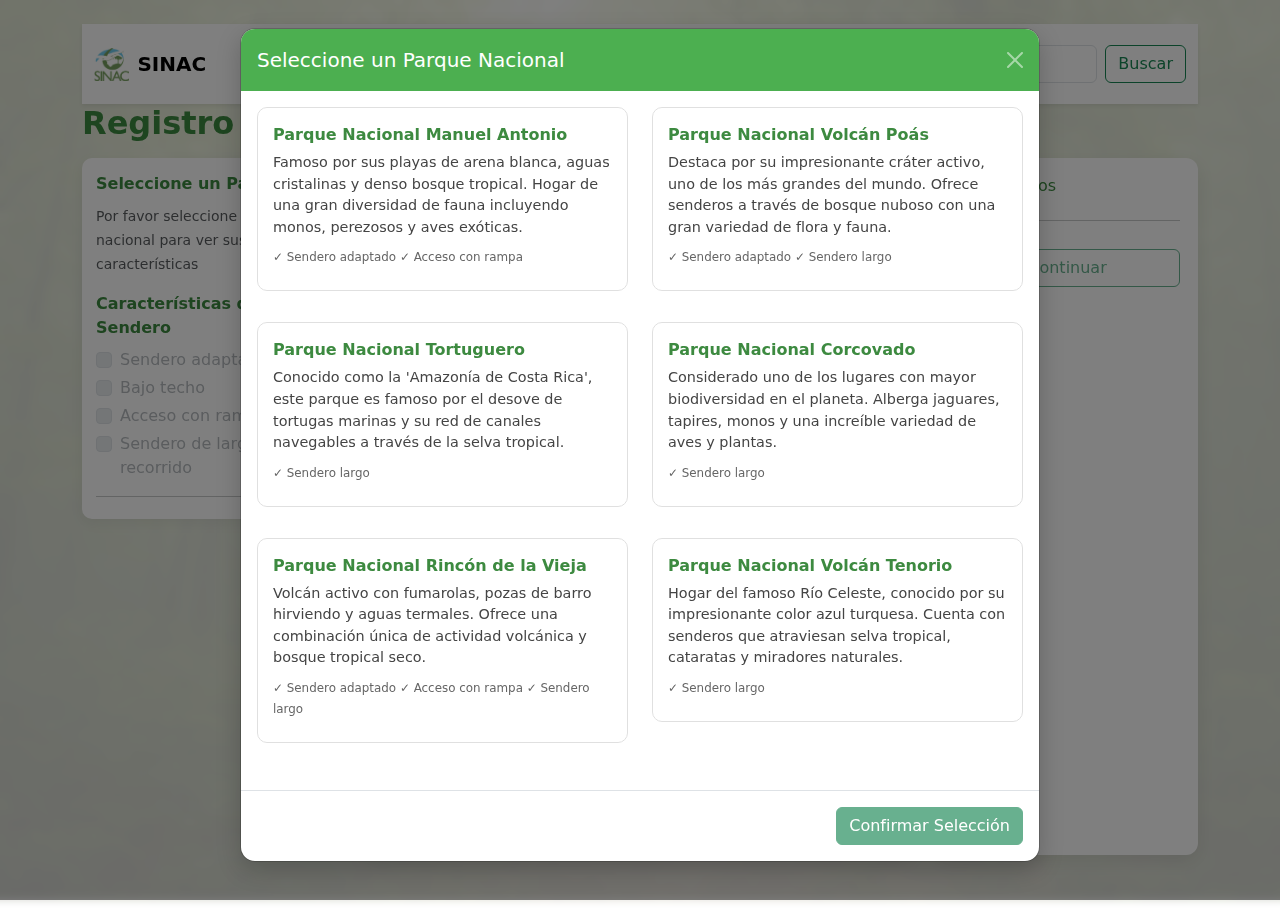
<file: 1index.html>
<!DOCTYPE html>
<html lang="es">

<head>
    <meta charset="utf-8" />
    <meta name="viewport" content="width=device-width, initial-scale=1" />

    <link href="https://cdn.jsdelivr.net/npm/bootstrap@5.3.8/dist/css/bootstrap.min.css" rel="stylesheet">
    <link rel="stylesheet" href="https://cdn.jsdelivr.net/npm/bootstrap-icons@1.11.3/font/bootstrap-icons.min.css">

    <title>Registro de Visitantes - SINAC</title>

    <style>
        :root {
            --sinac-green: #4CAF50;
            --sinac-green-dark: #3D8A40;
        }

        /* fondo (opción C) */
        body {
            background: url("imagenes/fondo_bosque.png") no-repeat center center fixed;
            background-size: cover;
            margin: 0;
            padding: 0;
        }

        .bg-overlay {
            background: rgba(255, 255, 255, 0.82);
            backdrop-filter: blur(4px);
            min-height: 100vh;
            padding-bottom: 40px;
        }

        .navbar-brand img {
            height: 36px;
            width: auto;
            margin-right: 10px;
        }

        .page-title {
            font-weight: 800;
            color: var(--sinac-green-dark);
            text-align: center;
            margin-bottom: 18px;
        }

        .side-panel .info-box {
            background: #fff;
            border-radius: 10px;
            padding: 14px;
            text-align: left;
            box-shadow: 0 4px 14px rgba(0, 0, 0, .06);
            margin-bottom: 14px;
        }

        .side-panel .info-box .label {
            font-weight: 700;
            color: var(--sinac-green-dark);
            display: block;
            margin-bottom: 8px;
        }

        .status-badge {
            display: inline-block;
            padding: 6px 10px;
            border-radius: 20px;
            font-weight: 600;
        }

        .status-ok {
            background: #e9f7ee;
            color: #166534;
            border: 1px solid rgba(21, 101, 52, .08);
        }

        .status-warn {
            background: #fff4e6;
            color: #7a3b00;
            border: 1px solid rgba(122, 59, 0, .06);
        }

        .status-bad {
            background: #ffeeee;
            color: #8b0000;
            border: 1px solid rgba(139, 0, 0, .06);
        }

        .form-card {
            background: #fff;
            border-radius: 12px;
            box-shadow: 0 6px 18px rgba(0, 0, 0, .08);
            padding: 22px;
        }

        .visitantes-card {
            background: #fff;
            border-radius: 12px;
            padding: 18px;
            box-shadow: 0 6px 18px rgba(0, 0, 0, .08);
            height: 100%;
            display: flex;
            flex-direction: column;
        }

        .visitantes-list {
            overflow-y: auto;
            max-height: 55vh;
            margin-bottom: 12px;
        }

        .visitante-item {
            display: flex;
            gap: 12px;
            align-items: center;
            padding: 8px 6px;
            border-bottom: 1px solid #f1f1f1;
        }

        .visitante-item img {
            width: 48px;
            height: 48px;
            object-fit: cover;
            border-radius: 6px;
            border: 1px solid #eee;
        }

        .visitante-info small {
            color: #666;
        }

        .home-btn {
            font-size: 1.6rem;
            color: var(--sinac-green-dark);
            text-decoration: none;
            display: inline-flex;
            align-items: center;
            gap: 8px;
        }

        .mt-small {
            margin-top: 8px;
        }

        /* Payment fields area hidden by default */
        .payment-area {
            margin-top: 12px;
        }

        .payment-area .card-fields,
        .payment-area .sinpe-fields {
            display: none;
        }

        .place-sinpe {
            background: #f8fff8;
            border: 1px dashed rgba(76, 175, 80, 0.25);
            padding: 12px;
            border-radius: 8px;
            color: var(--sinac-green-dark);
            font-weight: 700;
            text-align: center;
            font-size: 1.1rem;
        }

        /* Modal de selección de parque */
        .park-modal .modal-content {
            border-radius: 15px;
            overflow: hidden;
            box-shadow: 0 8px 25px rgba(0, 0, 0, 0.2);
        }

        .park-modal .modal-header {
            background-color: var(--sinac-green);
            color: white;
            border-bottom: none;
        }

        .park-card {
            border: 1px solid #e0e0e0;
            border-radius: 10px;
            padding: 15px;
            margin-bottom: 15px;
            cursor: pointer;
            transition: all 0.3s ease;
        }

        .park-card:hover {
            border-color: var(--sinac-green);
            box-shadow: 0 4px 12px rgba(0, 0, 0, 0.1);
        }

        .park-card.selected {
            border-color: var(--sinac-green);
            background-color: #f8fff8;
        }

        .park-name {
            font-weight: 700;
            color: var(--sinac-green-dark);
            margin-bottom: 5px;
        }

        .park-features {
            font-size: 0.85rem;
            color: #666;
            margin-bottom: 8px;
        }

        .park-description {
            font-size: 0.9rem;
            color: #444;
        }

        /* small tweaks for responsive */
        @media (max-width: 991px) {
            .visitantes-card {
                margin-top: 18px;
            }
        }

        /* Checkboxes deshabilitados */
        .form-check-input:disabled {
            background-color: #e9ecef;
            opacity: 1;
        }

        .form-check-label.disabled {
            color: #6c757d;
        }
    </style>
</head>

<body>
    <div class="bg-overlay">
        <div class="container py-4">

            <!-- NAVBAR -->
            <nav class="navbar navbar-expand-lg bg-white shadow-sm">
                <div class="container-fluid">

                    <a class="navbar-brand d-flex align-items-center" href="index.html">
                        <img src="imagenes/sinac_logo.png" style="height:33px;" class="me-2">
                        <span class="fw-semibold text-sinac fs-5">SINAC</span>
                    </a>

                    <button class="navbar-toggler" type="button" data-bs-toggle="collapse" data-bs-target="#navbarNav">
                        <span class="navbar-toggler-icon"></span>
                    </button>

                    <div class="collapse navbar-collapse" id="navbarNav">

                        <ul class="navbar-nav ms-3">

                            <li class="nav-item">
                                <a class="nav-link" href="index.html">Inicio</a>
                            </li>

                            <li class="nav-item">
                                <a class="nav-link" href="Nosotros.html">Nosotros</a>
                            </li>
                            <!-- DROPDOWN (ÚNICO DROPDOWN) -->
                            <li class="nav-item dropdown">
                                <a class="nav-link dropdown-toggle" href="#" data-bs-toggle="dropdown">
                                    Áreas de Conservación
                                </a>
                                <ul class="dropdown-menu">
                                    <li><a class="dropdown-item" href="Áreas de Conservación-pag.html">Ver Todas las
                                            Áreas</a></li>
                                    <li><a class="dropdown-item" href="Áreas de Conservación-pag.html?area=ACAHN">Arenal
                                            Huetar Norte</a></li>
                                    <li><a class="dropdown-item" href="Áreas de Conservación-pag.html?area=ACAT">Arenal
                                            Tempisque</a></li>
                                    <li><a class="dropdown-item"
                                            href="Áreas de Conservación-pag.html?area=ACCVC">Cordillera Volcánica
                                            Central</a></li>
                                    <li><a class="dropdown-item"
                                            href="Áreas de Conservación-pag.html?area=ACG">Guanacaste</a></li>
                                    <li><a class="dropdown-item" href="Áreas de Conservación-pag.html?area=ACLAC">La
                                            Amistad Caribe</a></li>
                                    <li><a class="dropdown-item" href="Áreas de Conservación-pag.html?area=ACLAP">La
                                            Amistad Pacífico</a></li>
                                    <li><a class="dropdown-item" href="Áreas de Conservación-pag.html?area=ACMIC">Isla
                                            del Coco</a></li>
                                    <li><a class="dropdown-item"
                                            href="Áreas de Conservación-pag.html?area=ACOSA">Osa</a></li>
                                    <li><a class="dropdown-item"
                                            href="Áreas de Conservación-pag.html?area=ACOPAC">Pacífico Central</a></li>
                                    <li><a class="dropdown-item"
                                            href="Áreas de Conservación-pag.html?area=ACT">Tempisque</a></li>
                                    <li><a class="dropdown-item"
                                            href="Áreas de Conservación-pag.html?area=ACTO">Tortuguero</a></li>
                                </ul>
                            </li>
                            <li class="nav-item">
                                <a class="nav-link" href="Servicios.html">Trámites y Servicios</a>
                            </li>

                            <li class="nav-item">
                                <a class="nav-link" href="Noticias.html">Noticias</a>
                            </li>

                            <!-- Visible solo si NO hay sesión -->
                            <li class="nav-item" id="navLogin">
                                <a class="nav-link" href="Login.html">Iniciar Sesión</a>
                            </li>

                            <!-- Visible cuando SÍ hay sesión -->
                            <li class="nav-item" id="navUsuario" style="display:none;">
                                <a class="nav-link disabled fw-semibold" href="#"></a>
                            </li>

                            <!-- Botón de cerrar sesión -->
                            <li class="nav-item" id="navLogout" style="display:none;">
                                <a class="nav-link text-danger" href="#">Cerrar Sesión</a>
                            </li>

                        </ul>

                        <form class="d-flex ms-auto" role="search">
                            <input class="form-control me-2" type="search" placeholder="Buscar">
                            <button class="btn btn-outline-success" type="submit">Buscar</button>
                        </form>

                    </div>
                </div>
            </nav>

            <!-- TÍTULO PRINCIPAL -->
            <div class="d-flex justify-content-between align-items-center mb-3">
                <h2 class="page-title m-0">Registro de Visitantes</h2>
            </div>

            <div class="row g-4">
                <!-- IZQUIERDA: características del sitio / sendero -->
                <div class="col-lg-3">
                    <div class="side-panel">
                        <div class="side-panel">
                            <div class="info-box">
                                <span class="label" id="park-name">Seleccione un Parque</span>

                                <div id="park-description" class="mb-3">
                                    <small class="text-muted">Por favor seleccione un parque nacional para ver sus
                                        características</small>
                                </div>

                                <span class="label">Características del Sendero</span>

                                <div class="form-check mt-1">
                                    <input class="form-check-input" type="checkbox" value="" id="chkAdaptado" disabled>
                                    <label class="form-check-label disabled" for="chkAdaptado">Sendero adaptado</label>
                                </div>

                                <div class="form-check mt-1">
                                    <input class="form-check-input" type="checkbox" value="" id="chkBajotecho" disabled>
                                    <label class="form-check-label disabled" for="chkBajotecho">Bajo techo</label>
                                </div>

                                <div class="form-check mt-1">
                                    <input class="form-check-input" type="checkbox" value="" id="chkRampa" disabled>
                                    <label class="form-check-label disabled" for="chkRampa">Acceso con rampa</label>
                                </div>

                                <div class="form-check mt-1">
                                    <input class="form-check-input" type="checkbox" value="" id="chkLargo" disabled>
                                    <label class="form-check-label disabled" for="chkLargo">Sendero de largo
                                        recorrido</label>
                                </div>

                                <hr class="mt-3 mb-2">

                                <div id="site-suitability" class="mb-2">
                                    <!-- Mensaje dinámico -->
                                </div>
                            </div>
                        </div>
                    </div>
                </div>

                <!-- CENTRO: formulario registro -->
                <div class="col-lg-6">
                    <div class="form-card">
                        <h5 style="color:var(--sinac-green-dark)">Ingrese los datos del visitante</h5>
                        <hr>

                        <div class="mb-2">
                            <label class="form-label">Nombre completo</label>
                            <input id="inputNombre" class="form-control" type="text" placeholder="Ej: Carlos Rodríguez">
                        </div>

                        <div class="mb-2">
                            <label class="form-label">Cédula o Pasaporte</label>
                            <input id="inputId" class="form-control" type="text" placeholder="Ej: 1-2345-6789">
                        </div>
<!-- Agregar después del campo de cédula/pasaporte -->
<div class="mb-2">
    <label class="form-label">Fecha de Nacimiento</label>
    <input id="inputFechaNacimiento" class="form-control" type="date">
</div>

<div class="mb-2">
    <label class="form-label">Fecha de Reserva</label>
    <input id="inputFechaReserva" class="form-control" type="date" min="">
</div>

<!-- Agregar antes del método de pago -->
<div class="mb-2">
    <label class="form-label">Precio de Reserva</label>
    <div class="d-flex justify-content-between align-items-center p-2 border rounded bg-light">
        <span id="precioReserva">₡0</span>
        <small id="categoriaPrecio" class="text-muted"></small>
    </div>
</div>
                        <div class="mb-2">
                            <label class="form-label">Método de pago</label>
                            <select id="inputPago" class="form-select">
                                <option value="">Seleccionar...</option>
                                <option value="Tarjeta">Tarjeta</option>
                                <option value="SINPE">SINPE</option>
                            </select>
                        </div>

                        <!-- Payment dynamic area -->
                        <div class="payment-area">
                            <!-- Tarjeta fields -->
                            <div class="card-fields">
                                <label class="form-label mt-2">Número de tarjeta</label>
                                <input id="cardNumber" class="form-control" type="text"
                                    placeholder="1234 5678 9012 3456" maxlength="19">

                                <div class="row mt-2 g-2">
                                    <div class="col-7">
                                        <label class="form-label">Fecha Vencimiento</label>
                                        <input id="cardExpiry" class="form-control" type="text" placeholder="MM/AA"
                                            maxlength="5">
                                    </div>
                                    <div class="col-5">
                                        <label class="form-label">CVV</label>
                                        <input id="cardCvv" class="form-control" type="text" placeholder="123"
                                            maxlength="4">
                                    </div>
                                </div>
                            </div>

                            <!-- SINPE fields -->
                            <div class="sinpe-fields">
                                <div class="mt-2">
                                    <label class="form-label">Realizar pago SINPE al siguiente número:</label>
                                    <div class="place-sinpe">6450-8899</div>
                                    <small class="text-muted d-block mt-2">Realice la transferencia y confirme el
                                        registro</small>
                                </div>
                            </div>
                        </div>

                        <div class="d-grid">
                            <button id="btnRegistrar" class="btn btn-success">Registrar visitante</button>
                        </div>
                    </div>
                </div>

                <!-- DERECHA: lista de registrados -->
                <div class="col-lg-3">
                    <div class="visitantes-card">
                        <h6 style="color:var(--sinac-green-dark)">Confirmados</h6>
                        <hr>
                        <div class="visitantes-list" id="listaVisitantes" aria-live="polite">
                            <!-- Se van añadiendo aquí los visitantes -->
                        </div>

                        <div>
                            <button id="btnContinuar" class="btn btn-outline-success w-100" disabled>Continuar</button>
                        </div>
                    </div>
                </div>
            </div>
        </div>
    </div>

    <!-- Modal para selección de parque nacional -->
    <div class="modal fade park-modal" id="parkModal" tabindex="-1" aria-labelledby="parkModalLabel" aria-hidden="true">
        <div class="modal-dialog modal-lg">
            <div class="modal-content">
                <div class="modal-header">
                    <h5 class="modal-title" id="parkModalLabel">Seleccione un Parque Nacional</h5>
                    <button type="button" class="btn-close btn-close-white" data-bs-dismiss="modal"
                        aria-label="Close"></button>
                </div>
                <div class="modal-body">
                    <div class="row" id="park-list">
                        <!-- Los parques se cargarán aquí dinámicamente -->
                    </div>
                </div>
                <div class="modal-footer">
                    <button type="button" class="btn btn-success" id="confirmPark" disabled>
                        Confirmar Selección
                    </button>
                </div>
            </div>
        </div>
    </div>
<!-- Reemplazar el modal de pago completo con esta versión corregida -->
<!-- Modal para confirmación de pago -->
<div class="modal fade park-modal" id="paymentModal" tabindex="-1" aria-labelledby="paymentModalLabel" aria-hidden="true">
    <div class="modal-dialog modal-lg">
        <div class="modal-content">
            <div class="modal-header">
                <h5 class="modal-title" id="paymentModalLabel">Confirmación de Pago</h5>
                <button type="button" class="btn-close btn-close-white" data-bs-dismiss="modal" aria-label="Close"></button>
            </div>
            <div class="modal-body">
                <!-- Resumen de la reserva -->
                <div class="info-box mb-3">
                    <h6 style="color:var(--sinac-green-dark)">Resumen de la Reserva</h6>
                    <hr>
                    <div class="d-flex justify-content-between">
                        <span>Parque Nacional:</span>
                        <strong id="resumenParque">-</strong>
                    </div>
                    <div class="d-flex justify-content-between">
                        <span>Fecha de Reserva:</span>
                        <strong id="resumenFecha">-</strong>
                    </div>
                    <div class="d-flex justify-content-between">
                        <span>Cantidad de Visitantes:</span>
                        <strong id="resumenCantidad">0</strong>
                    </div>
                    <div class="d-flex justify-content-between">
                        <span>Subtotal Entradas:</span>
                        <strong id="resumenSubtotal">₡0</strong>
                    </div>
                </div>
                
                <!-- Servicios adicionales -->
                <div class="info-box mb-3">
                    <h6 style="color:var(--sinac-green-dark)">Servicios Adicionales</h6>
                    <hr>
                    <div class="form-check mb-2">
                        <input class="form-check-input" type="checkbox" value="transporte" id="servicioTransporte">
                        <label class="form-check-label" for="servicioTransporte">
                            Transporte al Parque - ₡5,000
                        </label>
                    </div>
                    <div class="form-check mb-2">
                        <input class="form-check-input" type="checkbox" value="guia" id="servicioGuia">
                        <label class="form-check-label" for="servicioGuia">
                            Guía Turístico - ₡10,000
                        </label>
                    </div>
                    <div class="form-check mb-2">
                        <input class="form-check-input" type="checkbox" value="alimentacion" id="servicioAlimentacion">
                        <label class="form-check-label" for="servicioAlimentacion">
                            Alimentación (Box Lunch) - ₡3,500 por persona
                        </label>
                    </div>
                    <!-- Selector de cantidad de almuerzos -->
                    <div id="cantidadAlmuerzosContainer" style="display: none;" class="mt-2">
                        <label class="form-label">¿Cuántas personas quieren almuerzo?</label>
                        <select id="cantidadAlmuerzos" class="form-select">
                            <option value="0">0 personas</option>
                            <!-- Las opciones se generarán dinámicamente -->
                        </select>
                    </div>
                </div>
                
                <!-- Desglose del total -->
                <div class="info-box mb-3">
                    <h6 style="color:var(--sinac-green-dark)">Desglose del Total</h6>
                    <hr>
                    <div class="d-flex justify-content-between">
                        <span>Entradas:</span>
                        <strong id="desgloseEntradas">₡0</strong>
                    </div>
                    <div class="d-flex justify-content-between" id="desgloseTransporte" style="display: none;">
                        <span>Transporte:</span>
                        <strong>₡5,000</strong>
                    </div>
                    <div class="d-flex justify-content-between" id="desgloseGuia" style="display: none;">
                        <span>Guía Turístico:</span>
                        <strong>₡10,000</strong>
                    </div>
                    <div class="d-flex justify-content-between" id="desgloseAlmuerzos" style="display: none;">
                        <span>Almuerzos (<span id="cantidadAlmuerzosTexto">0</span> personas):</span>
                        <strong id="totalAlmuerzos">₡0</strong>
                    </div>
                </div>
                
                <!-- Total a pagar -->
                <div class="info-box">
                    <div class="d-flex justify-content-between align-items-center">
                        <h6 style="color:var(--sinac-green-dark)">Total a Pagar:</h6>
                        <h4 style="color:var(--sinac-green-dark)" id="totalPagar">₡0</h4>
                    </div>
                    <hr>
                    <div id="metodoPagoResumen" class="mb-2">
                        <!-- Se mostrará el método de pago seleccionado -->
                    </div>
                </div>
            </div>
            <div class="modal-footer">
                <button type="button" class="btn btn-secondary" data-bs-dismiss="modal">Cancelar</button>
                <button type="button" class="btn btn-success" id="btnPagar">Realizar Pago</button>
            </div>
        </div>
    </div>
</div>

<script>
// Reemplazar todo el script del modal de pago con esta versión corregida

// Precios de servicios adicionales
const PRECIOS_SERVICIOS = {
    transporte: 5000,
    guia: 10000,
    alimentacion: 3500  // Precio por persona
};

// Variables para servicios
let serviciosSeleccionados = {};
let totalServicios = 0;
let cantidadAlmuerzos = 0;

// Modificar el evento del botón Continuar
document.getElementById('btnContinuar').addEventListener('click', function() {
    // Validar que no haya cédulas repetidas y que todos los campos estén completos
    if (!validarDatosVisitantes()) {
        return;
    }
    
    // Cargar datos en el modal de pago
    cargarDatosPago();
    
    // Mostrar modal de pago
    const paymentModal = new bootstrap.Modal(document.getElementById('paymentModal'));
    paymentModal.show();
});

// Función para validar datos de visitantes
function validarDatosVisitantes() {
    const visitantes = document.getElementById('listaVisitantes').children;
    
    if (visitantes.length === 0) {
        alert('No hay visitantes registrados.');
        return false;
    }
    
    // Verificar que no haya cédulas repetidas
    const cedulas = new Set();
    for (let i = 0; i < visitantes.length; i++) {
        const cedula = visitantes[i].dataset.cedula;
        if (cedulas.has(cedula)) {
            alert('Existen cédulas repetidas en la lista de visitantes.');
            return false;
        }
        cedulas.add(cedula);
        
        // Verificar que cada visitante tenga cédula y fecha de nacimiento
        if (!cedula || cedula.trim() === '') {
            alert('Existen visitantes sin cédula o pasaporte.');
            return false;
        }
    }
    
    return true;
}

// Función para cargar datos en el modal de pago
function cargarDatosPago() {
    // Actualizar información del parque
    document.getElementById('resumenParque').textContent = parqueSeleccionado ? parqueSeleccionado.nombre : 'No seleccionado';
    
    // Actualizar fecha de reserva
    const fechaReserva = document.getElementById('inputFechaReserva').value;
    document.getElementById('resumenFecha').textContent = fechaReserva ? new Date(fechaReserva).toLocaleDateString('es-CR') : 'No seleccionada';
    
    // Actualizar cantidad de visitantes
    const cantidadVisitantes = document.getElementById('listaVisitantes').children.length;
    document.getElementById('resumenCantidad').textContent = cantidadVisitantes;
    
    // Actualizar subtotal - ESTA ES LA CORRECCIÓN IMPORTANTE
    document.getElementById('resumenSubtotal').textContent = '₡' + subtotal.toLocaleString('es-CR');
    document.getElementById('desgloseEntradas').textContent = '₡' + subtotal.toLocaleString('es-CR');
    
    // Actualizar método de pago
    const metodoPago = document.getElementById('inputPago').value;
    let textoMetodo = '';
    if (metodoPago === 'Tarjeta') {
        textoMetodo = 'Pago con Tarjeta';
    } else if (metodoPago === 'SINPE') {
        textoMetodo = 'Pago con SINPE Móvil';
    }
    document.getElementById('metodoPagoResumen').innerHTML = `<strong>Método de pago:</strong> ${textoMetodo}`;
    
    // Generar opciones para cantidad de almuerzos
    const selectAlmuerzos = document.getElementById('cantidadAlmuerzos');
    selectAlmuerzos.innerHTML = '<option value="0">0 personas</option>';
    for (let i = 1; i <= cantidadVisitantes; i++) {
        const option = document.createElement('option');
        option.value = i;
        option.textContent = i + ' persona' + (i > 1 ? 's' : '');
        selectAlmuerzos.appendChild(option);
    }
    
    // Resetear servicios seleccionados
    serviciosSeleccionados = {};
    totalServicios = 0;
    cantidadAlmuerzos = 0;
    document.getElementById('servicioTransporte').checked = false;
    document.getElementById('servicioGuia').checked = false;
    document.getElementById('servicioAlimentacion').checked = false;
    document.getElementById('cantidadAlmuerzosContainer').style.display = 'none';
    document.getElementById('desgloseTransporte').style.display = 'none';
    document.getElementById('desgloseGuia').style.display = 'none';
    document.getElementById('desgloseAlmuerzos').style.display = 'none';
    
    // Actualizar total - ESTO ES CLAVE
    actualizarTotalPago();
}

function actualizarTotalPago() {
    // Calcular total de servicios
    totalServicios = 0;
    
    if (serviciosSeleccionados.transporte) {
        totalServicios += PRECIOS_SERVICIOS.transporte;
        document.getElementById('desgloseTransporte').style.display = 'flex';
    } else {
        document.getElementById('desgloseTransporte').style.display = 'none';
    }
    
    if (serviciosSeleccionados.guia) {
        totalServicios += PRECIOS_SERVICIOS.guia;
        document.getElementById('desgloseGuia').style.display = 'flex';
    } else {
        document.getElementById('desgloseGuia').style.display = 'none';
    }
    
    if (serviciosSeleccionados.alimentacion && cantidadAlmuerzos > 0) {
        const totalAlmuerzos = PRECIOS_SERVICIOS.alimentacion * cantidadAlmuerzos;
        totalServicios += totalAlmuerzos;
        document.getElementById('desgloseAlmuerzos').style.display = 'flex';
        document.getElementById('cantidadAlmuerzosTexto').textContent = cantidadAlmuerzos;
        document.getElementById('totalAlmuerzos').textContent = '₡' + totalAlmuerzos.toLocaleString('es-CR');
    } else {
        document.getElementById('desgloseAlmuerzos').style.display = 'none';
    }
    
    // Calcular total general (entradas + servicios) - ESTA ES LA PARTE MÁS IMPORTANTE
    const totalGeneral = subtotal + totalServicios;
    document.getElementById('totalPagar').textContent = '₡' + totalGeneral.toLocaleString('es-CR');
}

// Eventos para servicios adicionales
document.getElementById('servicioTransporte').addEventListener('change', function() {
    if (this.checked) {
        serviciosSeleccionados.transporte = PRECIOS_SERVICIOS.transporte;
    } else {
        delete serviciosSeleccionados.transporte;
    }
    actualizarTotalPago();
});

document.getElementById('servicioGuia').addEventListener('change', function() {
    if (this.checked) {
        serviciosSeleccionados.guia = PRECIOS_SERVICIOS.guia;
    } else {
        delete serviciosSeleccionados.guia;
    }
    actualizarTotalPago();
});

document.getElementById('servicioAlimentacion').addEventListener('change', function() {
    if (this.checked) {
        serviciosSeleccionados.alimentacion = PRECIOS_SERVICIOS.alimentacion;
        document.getElementById('cantidadAlmuerzosContainer').style.display = 'block';
    } else {
        delete serviciosSeleccionados.alimentacion;
        document.getElementById('cantidadAlmuerzosContainer').style.display = 'none';
        cantidadAlmuerzos = 0;
    }
    actualizarTotalPago();
});

// Evento para cambiar la cantidad de almuerzos
document.getElementById('cantidadAlmuerzos').addEventListener('change', function() {
    cantidadAlmuerzos = parseInt(this.value);
    actualizarTotalPago();
});

// Evento para el botón de pagar
document.getElementById('btnPagar').addEventListener('click', function() {
    const metodoPago = document.getElementById('inputPago').value;
    let mensaje = '';
    
    if (metodoPago === 'Tarjeta') {
        mensaje = 'El cobro con tarjeta se ha realizado con éxito.';
    } else if (metodoPago === 'SINPE') {
        mensaje = 'La transacción SINPE Móvil se ha verificado correctamente.';
    }
    
    document.getElementById('mensajeExito').textContent = mensaje;
    
    // Cerrar modal de pago
    const paymentModal = bootstrap.Modal.getInstance(document.getElementById('paymentModal'));
    paymentModal.hide();
    
    // Mostrar modal de éxito después de un breve delay
    setTimeout(function() {
        const successModal = new bootstrap.Modal(document.getElementById('successModal'));
        successModal.show();
    }, 500);
});

// Cerrar el modal de éxito y limpiar el formulario
document.getElementById('successModal').addEventListener('hidden.bs.modal', function() {
    // Limpiar lista de visitantes
    document.getElementById('listaVisitantes').innerHTML = '';
    
    // Resetear variables
    subtotal = 0;
    cedulasRegistradas.clear();
    metodoPagoBloqueado = false;
    fechaReservaBloqueada = false;
    
    // Actualizar subtotal en la interfaz
    actualizarSubtotal();
    
    // Deshabilitar botón continuar
    document.getElementById('btnContinuar').disabled = true;
    
    // Habilitar método de pago y fecha de reserva
    document.getElementById('inputPago').disabled = false;
    document.getElementById('inputFechaReserva').disabled = false;
    
    // Resetear método de pago
    document.getElementById('inputPago').value = '';
    updatePaymentArea();
});
</script>

<!-- Modal de confirmación de pago exitoso -->
<div class="modal fade" id="successModal" tabindex="-1" aria-labelledby="successModalLabel" aria-hidden="true">
    <div class="modal-dialog modal-sm">
        <div class="modal-content">
            <div class="modal-header bg-success text-white">
                <h5 class="modal-title" id="successModalLabel">Pago Exitoso</h5>
                <button type="button" class="btn-close btn-close-white" data-bs-dismiss="modal" aria-label="Close"></button>
            </div>
            <div class="modal-body text-center">
                <i class="bi bi-check-circle-fill text-success" style="font-size: 3rem;"></i>
                <p class="mt-3" id="mensajeExito">Su pago ha sido procesado exitosamente.</p>
            </div>
            <div class="modal-footer">
                <button type="button" class="btn btn-success w-100" data-bs-dismiss="modal">Aceptar</button>
            </div>
        </div>
    </div>
</div>

<script>
// Agregar después del código existente

// Precios de servicios adicionales
const PRECIOS_SERVICIOS = {
    transporte: 5000,
    guia: 10000,
    alimentacion: 3500
};

// Variables para servicios
let serviciosSeleccionados = {};
let totalServicios = 0;

// Modificar el evento del botón Continuar
document.getElementById('btnContinuar').addEventListener('click', function() {
    // Validar que no haya cédulas repetidas y que todos los campos estén completos
    if (!validarDatosVisitantes()) {
        return;
    }
    
    // Cargar datos en el modal de pago
    cargarDatosPago();
    
    // Mostrar modal de pago
    const paymentModal = new bootstrap.Modal(document.getElementById('paymentModal'));
    paymentModal.show();
});

// Función para validar datos de visitantes
function validarDatosVisitantes() {
    const visitantes = document.getElementById('listaVisitantes').children;
    
    if (visitantes.length === 0) {
        alert('No hay visitantes registrados.');
        return false;
    }
    
    // Verificar que no haya cédulas repetidas
    const cedulas = new Set();
    for (let i = 0; i < visitantes.length; i++) {
        const cedula = visitantes[i].dataset.cedula;
        if (cedulas.has(cedula)) {
            alert('Existen cédulas repetidas en la lista de visitantes.');
            return false;
        }
        cedulas.add(cedula);
        
        // Verificar que cada visitante tenga cédula y fecha de nacimiento
        if (!cedula || cedula.trim() === '') {
            alert('Existen visitantes sin cédula o pasaporte.');
            return false;
        }
    }
    
    return true;
}

// Función para cargar datos en el modal de pago
function cargarDatosPago() {
    // Actualizar información del parque
    document.getElementById('resumenParque').textContent = parqueSeleccionado ? parqueSeleccionado.nombre : 'No seleccionado';
    
    // Actualizar fecha de reserva
    const fechaReserva = document.getElementById('inputFechaReserva').value;
    document.getElementById('resumenFecha').textContent = fechaReserva ? new Date(fechaReserva).toLocaleDateString('es-CR') : 'No seleccionada';
    
    // Actualizar cantidad de visitantes
    const cantidadVisitantes = document.getElementById('listaVisitantes').children.length;
    document.getElementById('resumenCantidad').textContent = cantidadVisitantes;
    
    // Actualizar subtotal - ESTA ES LA CORRECCIÓN IMPORTANTE
    document.getElementById('resumenSubtotal').textContent = '₡' + subtotal.toLocaleString('es-CR');
    document.getElementById('desgloseEntradas').textContent = '₡' + subtotal.toLocaleString('es-CR');
    
    // Actualizar método de pago
    const metodoPago = document.getElementById('inputPago').value;
    let textoMetodo = '';
    if (metodoPago === 'Tarjeta') {
        textoMetodo = 'Pago con Tarjeta';
    } else if (metodoPago === 'SINPE') {
        textoMetodo = 'Pago con SINPE Móvil';
    }
    document.getElementById('metodoPagoResumen').innerHTML = `<strong>Método de pago:</strong> ${textoMetodo}`;
    
    // Generar opciones para cantidad de almuerzos
    const selectAlmuerzos = document.getElementById('cantidadAlmuerzos');
    selectAlmuerzos.innerHTML = '<option value="0">0 personas</option>';
    for (let i = 1; i <= cantidadVisitantes; i++) {
        const option = document.createElement('option');
        option.value = i;
        option.textContent = i + ' persona' + (i > 1 ? 's' : '');
        selectAlmuerzos.appendChild(option);
    }
    
    // Resetear servicios seleccionados
    serviciosSeleccionados = {};
    totalServicios = 0;
    cantidadAlmuerzos = 0;
    document.getElementById('servicioTransporte').checked = false;
    document.getElementById('servicioGuia').checked = false;
    document.getElementById('servicioAlimentacion').checked = false;
    document.getElementById('cantidadAlmuerzosContainer').style.display = 'none';
    document.getElementById('desgloseTransporte').style.display = 'none';
    document.getElementById('desgloseGuia').style.display = 'none';
    document.getElementById('desgloseAlmuerzos').style.display = 'none';
    
    // Actualizar total - ESTO ES CLAVE
    actualizarTotalPago();
}

function actualizarTotalPago() {
    // Calcular total de servicios
    totalServicios = 0;
    
    if (serviciosSeleccionados.transporte) {
        totalServicios += PRECIOS_SERVICIOS.transporte;
        document.getElementById('desgloseTransporte').style.display = 'flex';
    } else {
        document.getElementById('desgloseTransporte').style.display = 'none';
    }
    
    if (serviciosSeleccionados.guia) {
        totalServicios += PRECIOS_SERVICIOS.guia;
        document.getElementById('desgloseGuia').style.display = 'flex';
    } else {
        document.getElementById('desgloseGuia').style.display = 'none';
    }
    
    if (serviciosSeleccionados.alimentacion && cantidadAlmuerzos > 0) {
        const totalAlmuerzos = PRECIOS_SERVICIOS.alimentacion * cantidadAlmuerzos;
        totalServicios += totalAlmuerzos;
        document.getElementById('desgloseAlmuerzos').style.display = 'flex';
        document.getElementById('cantidadAlmuerzosTexto').textContent = cantidadAlmuerzos;
        document.getElementById('totalAlmuerzos').textContent = '₡' + totalAlmuerzos.toLocaleString('es-CR');
    } else {
        document.getElementById('desgloseAlmuerzos').style.display = 'none';
    }
    
    // Calcular total general (entradas + servicios) - ESTA ES LA PARTE MÁS IMPORTANTE
    const totalGeneral = subtotal + totalServicios;
    document.getElementById('totalPagar').textContent = '₡' + totalGeneral.toLocaleString('es-CR');
}

// Eventos para servicios adicionales
document.getElementById('servicioTransporte').addEventListener('change', function() {
    if (this.checked) {
        serviciosSeleccionados.transporte = PRECIOS_SERVICIOS.transporte;
        totalServicios += PRECIOS_SERVICIOS.transporte;
    } else {
        delete serviciosSeleccionados.transporte;
        totalServicios -= PRECIOS_SERVICIOS.transporte;
    }
    actualizarTotalPago();
});

document.getElementById('servicioGuia').addEventListener('change', function() {
    if (this.checked) {
        serviciosSeleccionados.guia = PRECIOS_SERVICIOS.guia;
        totalServicios += PRECIOS_SERVICIOS.guia;
    } else {
        delete serviciosSeleccionados.guia;
        totalServicios -= PRECIOS_SERVICIOS.guia;
    }
    actualizarTotalPago();
});

document.getElementById('servicioAlimentacion').addEventListener('change', function() {
    if (this.checked) {
        serviciosSeleccionados.alimentacion = PRECIOS_SERVICIOS.alimentacion;
        totalServicios += PRECIOS_SERVICIOS.alimentacion;
    } else {
        delete serviciosSeleccionados.alimentacion;
        totalServicios -= PRECIOS_SERVICIOS.alimentacion;
    }
    actualizarTotalPago();
});

// Evento para el botón de pagar
document.getElementById('btnPagar').addEventListener('click', function() {
    const metodoPago = document.getElementById('inputPago').value;
    let mensaje = '';
    
    if (metodoPago === 'Tarjeta') {
        mensaje = 'El cobro con tarjeta se ha realizado con éxito.';
    } else if (metodoPago === 'SINPE') {
        mensaje = 'La transacción SINPE Móvil se ha verificado correctamente.';
    }
    
    document.getElementById('mensajeExito').textContent = mensaje;
    
    // Cerrar modal de pago
    const paymentModal = bootstrap.Modal.getInstance(document.getElementById('paymentModal'));
    paymentModal.hide();
    
    // Mostrar modal de éxito después de un breve delay
    setTimeout(function() {
        const successModal = new bootstrap.Modal(document.getElementById('successModal'));
        successModal.show();
    }, 500);
});

// Cerrar el modal de éxito y limpiar el formulario
document.getElementById('successModal').addEventListener('hidden.bs.modal', function() {
    // Limpiar lista de visitantes
    document.getElementById('listaVisitantes').innerHTML = '';
    
    // Resetear variables
    subtotal = 0;
    cedulasRegistradas.clear();
    metodoPagoBloqueado = false;
    fechaReservaBloqueada = false;
    
    // Actualizar subtotal en la interfaz
    actualizarSubtotal();
    
    // Deshabilitar botón continuar
    document.getElementById('btnContinuar').disabled = true;
    
    // Habilitar método de pago y fecha de reserva
    document.getElementById('inputPago').disabled = false;
    document.getElementById('inputFechaReserva').disabled = false;
    
    // Resetear método de pago
    document.getElementById('inputPago').value = '';
    updatePaymentArea();
});
</script>
    <script>
        // Cerrar el modal automáticamente al confirmar
        document.getElementById("confirmPark").addEventListener("click", () => {
            const modal = bootstrap.Modal.getInstance(document.getElementById("parkModal"));
            modal.hide();
        });
    </script>
    <script>
        // Datos de los parques nacionales de Costa Rica
        const parques = [
            {
                id: 1,
                nombre: "Parque Nacional Manuel Antonio",
                descripcion: "Famoso por sus playas de arena blanca, aguas cristalinas y denso bosque tropical. Hogar de una gran diversidad de fauna incluyendo monos, perezosos y aves exóticas.",
                adaptado: true,
                bajotecho: false,
                rampa: true,
                largo: false
            },
            {
                id: 2,
                nombre: "Parque Nacional Volcán Poás",
                descripcion: "Destaca por su impresionante cráter activo, uno de los más grandes del mundo. Ofrece senderos a través de bosque nuboso con una gran variedad de flora y fauna.",
                adaptado: true,
                bajotecho: false,
                rampa: false,
                largo: true
            },
            {
                id: 3,
                nombre: "Parque Nacional Tortuguero",
                descripcion: "Conocido como la 'Amazonía de Costa Rica', este parque es famoso por el desove de tortugas marinas y su red de canales navegables a través de la selva tropical.",
                adaptado: false,
                bajotecho: false,
                rampa: false,
                largo: true
            },
            {
                id: 4,
                nombre: "Parque Nacional Corcovado",
                descripcion: "Considerado uno de los lugares con mayor biodiversidad en el planeta. Alberga jaguares, tapires, monos y una increíble variedad de aves y plantas.",
                adaptado: false,
                bajotecho: false,
                rampa: false,
                largo: true
            },
            {
                id: 5,
                nombre: "Parque Nacional Rincón de la Vieja",
                descripcion: "Volcán activo con fumarolas, pozas de barro hirviendo y aguas termales. Ofrece una combinación única de actividad volcánica y bosque tropical seco.",
                adaptado: true,
                bajotecho: false,
                rampa: true,
                largo: true
            },
            {
                id: 6,
                nombre: "Parque Nacional Volcán Tenorio",
                descripcion: "Hogar del famoso Río Celeste, conocido por su impresionante color azul turquesa. Cuenta con senderos que atraviesan selva tropical, cataratas y miradores naturales.",
                adaptado: false,
                bajotecho: false,
                rampa: false,
                largo: true
            }
        ];

        // Variables globales
        let parqueSeleccionado = null;
        let metodoPagoBloqueado = false;
        // Variables globales para fechas y control
let fechaReservaBloqueada = false;
let cedulasRegistradas = new Set();
let subtotal = 0;

        // Inicialización cuando el DOM esté listo
        document.addEventListener('DOMContentLoaded', function () {
            // Mostrar modal de selección de parque al cargar la página
            const parkModal = new bootstrap.Modal(document.getElementById('parkModal'));
            parkModal.show();

            // Cargar lista de parques en el modal
            cargarParques();

            // Configurar evento para confirmar selección de parque
            document.getElementById('confirmPark').addEventListener('click', function () {
                if (parqueSeleccionado) {
                    actualizarInterfazConParque(parqueSeleccionado);
                    parkModal.hide();
                }
            });
        });

        // Función para cargar la lista de parques en el modal
        function cargarParques() {
            const parkList = document.getElementById('park-list');
            parkList.innerHTML = '';

            parques.forEach(parque => {
                const col = document.createElement('div');
                col.className = 'col-md-6 mb-3';

                const card = document.createElement('div');
                card.className = 'park-card';
                card.dataset.id = parque.id;

                card.innerHTML = `
                <div class="park-name">${parque.nombre}</div>
                <div class="park-description">${parque.descripcion}</div>
                <div class="park-features mt-2">
                    <small>
                        ${parque.adaptado ? '✓ Sendero adaptado' : ''} 
                        ${parque.bajotecho ? '✓ Bajo techo' : ''} 
                        ${parque.rampa ? '✓ Acceso con rampa' : ''} 
                        ${parque.largo ? '✓ Sendero largo' : ''}
                    </small>
                </div>
            `;

                card.addEventListener('click', function () {
                    // Remover selección anterior
                    document.querySelectorAll('.park-card').forEach(c => c.classList.remove('selected'));
                    // Seleccionar actual
                    card.classList.add('selected');
                    parqueSeleccionado = parque;
                    document.getElementById('confirmPark').disabled = false;
                });

                col.appendChild(card);
                parkList.appendChild(col);
            });
        }

        // Función para actualizar la interfaz con la información del parque seleccionado
        function actualizarInterfazConParque(parque) {
            // Actualizar nombre del parque
            document.getElementById('park-name').textContent = parque.nombre;

            // Actualizar descripción
            document.getElementById('park-description').innerHTML = `<p class="small">${parque.descripcion}</p>`;

            // Actualizar checkboxes según características del parque
            document.getElementById('chkAdaptado').checked = parque.adaptado;
            document.getElementById('chkBajotecho').checked = parque.bajotecho;
            document.getElementById('chkRampa').checked = parque.rampa;
            document.getElementById('chkLargo').checked = parque.largo;

            // Actualizar estado de aptitud
            updateSuitability();

            // Habilitar botón de registrar
            document.getElementById('btnRegistrar').disabled = false;
        }

        // Funcionalidad JS para interacción mínima
        (function () {
            const chkAdaptado = document.getElementById('chkAdaptado');
            const chkBajotecho = document.getElementById('chkBajotecho');
            const chkRampa = document.getElementById('chkRampa');
            const chkLargo = document.getElementById('chkLargo');
            const siteSuitability = document.getElementById('site-suitability');

            function updateSuitability() {
                const adapted = chkAdaptado.checked;
                const ramp = chkRampa.checked;
                const roof = chkBajotecho.checked;

                let html = '';
                if (adapted && ramp) {
                    html += '<span class="status-badge status-ok">Apto para personas con discapacidad</span>';
                } else if (!adapted && (ramp || roof)) {
                    html += '<span class="status-badge status-warn">Parcialmente apto — revisar condiciones</span>';
                } else {
                    html += '<span class="status-badge status-bad">No apto para personas con discapacidad</span>';
                }

                html += ' <div class="mt-small">';
                if (roof) {
                    html += '<small>Protegido: bajo techo</small>';
                } else {
                    html += '<small>Expuesto al clima: sin techo</small>';
                }
                html += '</div>';

                siteSuitability.innerHTML = html;
            }

            // Payment fields toggle
            const inputPago = document.getElementById('inputPago');
            const cardFields = document.querySelector('.card-fields');
            const sinpeFields = document.querySelector('.sinpe-fields');

            function updatePaymentArea() {
                const val = inputPago.value;
                if (val === 'Tarjeta') {
                    cardFields.style.display = 'block';
                    sinpeFields.style.display = 'none';
                } else if (val === 'SINPE') {
                    cardFields.style.display = 'none';
                    sinpeFields.style.display = 'block';
                } else {
                    cardFields.style.display = 'none';
                    sinpeFields.style.display = 'none';
                }
            }

            inputPago.addEventListener('change', function () {
                if (!metodoPagoBloqueado) {
                    updatePaymentArea();
                }
            });

            updatePaymentArea();

            // Registro de visitantes
            const btnRegistrar = document.getElementById('btnRegistrar');
            const listaVisitantes = document.getElementById('listaVisitantes');
            const btnContinuar = document.getElementById('btnContinuar');

            function createVisitorElement(nombre, idText, metodo, paymentSummary, fotoDataUrl) {
                const wrapper = document.createElement('div');
                wrapper.className = 'visitante-item';

                const img = document.createElement('img');
                img.alt = nombre;
                img.src = fotoDataUrl || 'data:image/svg+xml;utf8,<svg xmlns="http://www.w3.org/2000/svg" width="48" height="48"><rect width="48" height="48" fill="%23f1f1f1"/><text x="50%" y="55%" dominant-baseline="middle" text-anchor="middle" fill="%23888" font-size="10">No foto</text></svg>';

                const info = document.createElement('div');
                info.className = 'visitante-info';

                const strong = document.createElement('div');
                strong.innerHTML = '<strong>' + escapeHtml(nombre) + '</strong>';

                const small = document.createElement('div');
                small.innerHTML = '<small>' + escapeHtml(idText) + ' • ' + escapeHtml(metodo) + (paymentSummary ? (' • ' + escapeHtml(paymentSummary)) : '') + '</small>';

                info.appendChild(strong);
                info.appendChild(small);

                wrapper.appendChild(img);
                wrapper.appendChild(info);

                return wrapper;
            }

            function escapeHtml(text) {
                const map = { '&': '&amp;', '<': '&lt;', '>': '&gt;', '"': '&quot;', "'": '&#039;' };
                return String(text).replace(/[&<>"']/g, function (m) { return map[m]; });
            }

            function maskCardNumber(number) {
                const digits = (number || '').replace(/\D/g, '');
                if (digits.length >= 4) {
                    return '****' + digits.slice(-4);
                }
                return '****';
            }

// Reemplazar completamente el evento click del botón registrar
btnRegistrar.addEventListener('click', function () {
    const nombre = document.getElementById('inputNombre').value.trim();
    const idText = document.getElementById('inputId').value.trim();
    const metodo = document.getElementById('inputPago').value;
    const fechaNacimiento = document.getElementById('inputFechaNacimiento').value;
    const fechaReserva = document.getElementById('inputFechaReserva').value;

    // Validaciones
    if (!fechaNacimiento) { alert('Por favor seleccione la fecha de nacimiento.'); return; }
    if (!fechaReserva) { alert('Por favor seleccione la fecha de reserva.'); return; }
    if (!metodo) { alert('Por favor selecciona un método de pago.'); return; }

    // Validar cédula no repetida
    if (cedulasRegistradas.has(idText)) {
        alert('Esta cédula/pasaporte ya ha sido registrada.');
        return;
    }

    // Validar fecha de nacimiento no futura
    if (!validarFechaNacimiento(fechaNacimiento)) {
        alert('La fecha de nacimiento no puede ser futura.');
        return;
    }

    // Calcular precio
    const { precio, categoria } = calcularPrecio();

    // Payment validation & summary
    let paymentSummary = '';
    if (metodo === 'Tarjeta') {
        const cardNumber = document.getElementById('cardNumber').value.trim();
        const cardExpiry = document.getElementById('cardExpiry').value.trim();
        const cardCvv = document.getElementById('cardCvv').value.trim();

        if (!cardNumber) { alert('Ingrese el número de tarjeta.'); return; }
        if (!cardExpiry) { alert('Ingrese la fecha de vencimiento.'); return; }
        if (!cardCvv) { alert('Ingrese el CVV.'); return; }

        paymentSummary = 'Tarjeta ' + maskCardNumber(cardNumber);
    } else if (metodo === 'SINPE') {
        paymentSummary = 'SINPE 6450-8899';
    }

    // Bloquear método de pago y fecha de reserva después del primer registro
    if (!metodoPagoBloqueado) {
        metodoPagoBloqueado = true;
        inputPago.disabled = true;
    }
    if (!fechaReservaBloqueada) {
        fechaReservaBloqueada = true;
        document.getElementById('inputFechaReserva').disabled = true;
    }

    // Agregar cédula al conjunto de registradas
    cedulasRegistradas.add(idText);

    // Actualizar subtotal
    subtotal += precio;
    actualizarSubtotal();

    const el = createVisitorElementConPrecio(nombre, idText, metodo, paymentSummary, precio, categoria, null);
    listaVisitantes.appendChild(el);
    clearForm();
    btnContinuar.disabled = false;
});

// Función clearForm actualizada
function clearForm() {
    document.getElementById('inputNombre').value = '';
    document.getElementById('inputId').value = '';
    document.getElementById('inputFechaNacimiento').value = '';
    
    // No limpiar fecha de reserva si ya está bloqueada
    if (!fechaReservaBloqueada) {
        document.getElementById('inputFechaReserva').value = '';
    }
    
    // Resetear precio individual
    document.getElementById('precioReserva').textContent = '₡0';
    document.getElementById('categoriaPrecio').textContent = '';

    // No limpiar el método de pago si ya está bloqueado
    if (!metodoPagoBloqueado) {
        document.getElementById('inputPago').value = '';
        document.getElementById('cardNumber').value = '';
        document.getElementById('cardExpiry').value = '';
        document.getElementById('cardCvv').value = '';
        updatePaymentArea();
    }
}

btnContinuar.addEventListener('click', function () {
    alert('Se confirmará el pago. Subtotal: ₡' + subtotal.toLocaleString('es-CR'));
});
// Precios según SINAC (valores aproximados en colones costarricenses)
const PRECIOS = {
    adultoNacional: 1500,
    adultoExtranjero: 8000,
    nino: 0, // Menores de 12 años no pagan
    adultoMayor: 500 // Descuento para mayores de 65 años
};
// Agregar después del código de precios
let cedulasRegistradas = new Set();

// Función para validar fecha de nacimiento no futura
function validarFechaNacimiento(fecha) {
    const hoy = new Date();
    const fechaNac = new Date(fecha);
    return fechaNac <= hoy;
}

// Función para actualizar el subtotal
function actualizarSubtotal() {
    const subtotalElement = document.getElementById('subtotalReserva');
    if (subtotalElement) {
        subtotalElement.textContent = `₡${subtotal.toLocaleString('es-CR')}`;
    }
}

// Función para crear elemento de visitante con precio
function createVisitorElementConPrecio(nombre, idText, metodo, paymentSummary, precio, categoria, fotoDataUrl) {
    const wrapper = document.createElement('div');
    wrapper.className = 'visitante-item';
    wrapper.dataset.cedula = idText; // Guardar cédula para referencia

    const img = document.createElement('img');
    img.alt = nombre;
    img.src = fotoDataUrl || 'data:image/svg+xml;utf8,<svg xmlns="http://www.w3.org/2000/svg" width="48" height="48"><rect width="48" height="48" fill="%23f1f1f1"/><text x="50%" y="55%" dominant-baseline="middle" text-anchor="middle" fill="%23888" font-size="10">No foto</text></svg>';

    const info = document.createElement('div');
    info.className = 'visitante-info flex-grow-1';

    const strong = document.createElement('div');
    strong.innerHTML = '<strong>' + escapeHtml(nombre) + '</strong>';

    const small = document.createElement('div');
    small.innerHTML = '<small>' + escapeHtml(idText) + ' • ' + escapeHtml(metodo) + 
                     (paymentSummary ? (' • ' + escapeHtml(paymentSummary)) : '') + 
                     ' • ' + escapeHtml(`₡${precio.toLocaleString('es-CR')} (${categoria})`) + '</small>';

    info.appendChild(strong);
    info.appendChild(small);

    // Botón de eliminar
    const deleteBtn = document.createElement('button');
    deleteBtn.className = 'btn btn-sm btn-outline-danger';
    deleteBtn.innerHTML = '<i class="bi bi-x"></i>';
    deleteBtn.title = 'Eliminar visitante';
    deleteBtn.addEventListener('click', function() {
        if (confirm('¿Está seguro de eliminar este visitante?')) {
            // Remover del Set de cédulas registradas
            cedulasRegistradas.delete(idText);
            
            // Restar del subtotal
            subtotal -= precio;
            actualizarSubtotal();
            
            // Eliminar elemento visual
            wrapper.remove();
            
            // Verificar si quedan visitantes para habilitar/deshabilitar continuar
            btnContinuar.disabled = listaVisitantes.children.length === 0;
        }
    });

    wrapper.appendChild(img);
    wrapper.appendChild(info);
    wrapper.appendChild(deleteBtn);

    return wrapper;
}

// Modificar la función calcularPrecio para que retorne el precio y categoría
function calcularPrecio() {
    const fechaNacimiento = document.getElementById('inputFechaNacimiento').value;
    if (!fechaNacimiento) return { precio: 0, categoria: '' };

    // Validar que la fecha de nacimiento no sea futura
    if (!validarFechaNacimiento(fechaNacimiento)) {
        alert('La fecha de nacimiento no puede ser futura.');
        document.getElementById('inputFechaNacimiento').value = '';
        return { precio: 0, categoria: '' };
    }

    const nacimiento = new Date(fechaNacimiento);
    const hoy = new Date();
    
    let edad = hoy.getFullYear() - nacimiento.getFullYear();
    const mes = hoy.getMonth() - nacimiento.getMonth();
    
    if (mes < 0 || (mes === 0 && hoy.getDate() < nacimiento.getDate())) {
        edad--;
    }

    let precio = 0;
    let categoria = '';

    if (edad < 12) {
        precio = PRECIOS.nino;
        categoria = 'Niño (No paga)';
    } else if (edad >= 65) {
        precio = PRECIOS.adultoMayor;
        categoria = 'Adulto Mayor';
    } else {
        const idText = document.getElementById('inputId').value.trim();
        const esNacional = /^\d{1}-?\d{4}-?\d{4}$/.test(idText);
        
        if (esNacional) {
            precio = PRECIOS.adultoNacional;
            categoria = 'Adulto Nacional';
        } else {
            precio = PRECIOS.adultoExtranjero;
            categoria = 'Adulto Extranjero';
        }
    }

    document.getElementById('precioReserva').textContent = `₡${precio.toLocaleString('es-CR')}`;
    document.getElementById('categoriaPrecio').textContent = categoria;

    return { precio, categoria };
}

// Modificar la función de registro original
function registrarVisitanteOriginal() {
    const nombre = document.getElementById('inputNombre').value.trim();
    const idText = document.getElementById('inputId').value.trim();
    const metodo = document.getElementById('inputPago').value;

    if (!metodo) { alert('Por favor selecciona un método de pago.'); return; }

    // Validar que la cédula no esté repetida
    if (cedulasRegistradas.has(idText)) {
        alert('Esta cédula/pasaporte ya ha sido registrada.');
        return;
    }

    // Calcular precio
    const { precio, categoria } = calcularPrecio();

    // Payment validation & summary
    let paymentSummary = '';
    if (metodo === 'Tarjeta') {
        const cardNumber = document.getElementById('cardNumber').value.trim();
        const cardExpiry = document.getElementById('cardExpiry').value.trim();
        const cardCvv = document.getElementById('cardCvv').value.trim();

        if (!cardNumber) { alert('Ingrese el número de tarjeta.'); return; }
        if (!cardExpiry) { alert('Ingrese la fecha de vencimiento.'); return; }
        if (!cardCvv) { alert('Ingrese el CVV.'); return; }

        paymentSummary = 'Tarjeta ' + maskCardNumber(cardNumber);
    } else if (metodo === 'SINPE') {
        paymentSummary = 'SINPE 6450-8899';
    }

    // Bloquear el método de pago después del primer registro
    if (!metodoPagoBloqueado) {
        metodoPagoBloqueado = true;
        inputPago.disabled = true;
    }

    // Agregar cédula al conjunto de registradas
    cedulasRegistradas.add(idText);

    // Actualizar subtotal
    subtotal += precio;
    actualizarSubtotal();

    const el = createVisitorElementConPrecio(nombre, idText, metodo, paymentSummary, precio, categoria, null);
    listaVisitantes.appendChild(el);
    clearForm();
    btnContinuar.disabled = false;
}

// Agregar elemento para mostrar subtotal en la interfaz (colocar después del precio individual)
const subtotalHTML = `
<div class="mb-2">
    <label class="form-label">Subtotal de Reserva</label>
    <div class="d-flex justify-content-between align-items-center p-2 border rounded bg-light">
        <span id="subtotalReserva">₡0</span>
        <small class="text-muted">Total acumulado</small>
    </div>
</div>
`;

// Insertar el subtotal después del precio individual
document.querySelector('#precioReserva').closest('.mb-2').insertAdjacentHTML('afterend', subtotalHTML);

// Guardar referencia a la función original de registro
function registrarVisitanteOriginal() {
    const nombre = document.getElementById('inputNombre').value.trim();
    const idText = document.getElementById('inputId').value.trim();
    const metodo = document.getElementById('inputPago').value;

    if (!metodo) { alert('Por favor selecciona un método de pago.'); return; }

    // Payment validation & summary
    let paymentSummary = '';
    if (metodo === 'Tarjeta') {
        const cardNumber = document.getElementById('cardNumber').value.trim();
        const cardExpiry = document.getElementById('cardExpiry').value.trim();
        const cardCvv = document.getElementById('cardCvv').value.trim();

        if (!cardNumber) { alert('Ingrese el número de tarjeta.'); return; }
        if (!cardExpiry) { alert('Ingrese la fecha de vencimiento.'); return; }
        if (!cardCvv) { alert('Ingrese el CVV.'); return; }

        paymentSummary = 'Tarjeta ' + maskCardNumber(cardNumber);
    } else if (metodo === 'SINPE') {
        paymentSummary = 'SINPE 6450-8899';
    }

    // Bloquear el método de pago después del primer registro
    if (!metodoPagoBloqueado) {
        metodoPagoBloqueado = true;
        inputPago.disabled = true;
    }

// Calcular precio
const { precio, categoria } = calcularPrecio();

// Agregar cédula al conjunto de registradas
cedulasRegistradas.add(idText);

// Actualizar subtotal
subtotal += precio;
actualizarSubtotal();

const el = createVisitorElementConPrecio(nombre, idText, metodo, paymentSummary, precio, categoria, null);
    listaVisitantes.appendChild(el);
    clearForm();
    btnContinuar.disabled = false;
}

// Modificar la función clearForm para resetear las fechas apropiadamente
function clearForm() {
    document.getElementById('inputNombre').value = '';
    document.getElementById('inputId').value = '';
    document.getElementById('inputFechaNacimiento').value = '';
    
    // No limpiar fecha de reserva si ya está bloqueada
    if (!fechaReservaBloqueada) {
        document.getElementById('inputFechaReserva').value = '';
    }
    
    // Resetear precio
    document.getElementById('precioReserva').textContent = '₡0';
    document.getElementById('categoriaPrecio').textContent = '';

    // No limpiar el método de pago si ya está bloqueado
    if (!metodoPagoBloqueado) {
        document.getElementById('inputPago').value = '';
        document.getElementById('cardNumber').value = '';
        document.getElementById('cardExpiry').value = '';
        document.getElementById('cardCvv').value = '';
        updatePaymentArea();
    }
}

// También agregar evento para calcular precio cuando cambie la cédula
document.getElementById('inputId').addEventListener('input', function() {
    if (document.getElementById('inputFechaNacimiento').value) {
        calcularPrecio();
    }
});
// Inicializar el evento para la fecha de nacimiento
document.getElementById('inputFechaNacimiento').addEventListener('change', function() {
    const fecha = this.value;
    if (fecha && !validarFechaNacimiento(fecha)) {
        alert('La fecha de nacimiento no puede ser futura.');
        this.value = '';
    } else {
        calcularPrecio();
    }
});
        })();
    </script>
    <!-- --------------------------- -->
    <!-- SCRIPTS DEL LOGIN COMPLETO -->
    <!-- --------------------------- -->

    <script>
        // Base simulada
        let usuarios = JSON.parse(localStorage.getItem("usuarios")) || [
            { email: "admin@sinac.go.cr", password: "123456", nombre: "Administrador SINAC" },
            { email: "usuario@correo.com", password: "sinac2024", nombre: "Usuario General" }
        ];
        localStorage.setItem("usuarios", JSON.stringify(usuarios));

        // Mostrar alerta
        function mostrarMensaje(msg, tipo = "danger") {
            const alerta = document.querySelector("#alerta");
            alerta.className = "alert alert-" + tipo;
            alerta.textContent = msg;
            alerta.style.display = "block";
        }

        // LOGIN
        document.querySelector("#btnLogin").addEventListener("click", function () {
            const email = document.querySelector("#email").value;
            const pass = document.querySelector("#password").value;

            const userFound = usuarios.find(u => u.email === email && u.password === pass);

            if (!userFound) {
                mostrarMensaje("❌ Credenciales incorrectas.");
                return;
            }

            localStorage.setItem("usuarioActual", JSON.stringify(userFound));
            window.location.href = "index.html";
        });

        // REGISTRO
        document.querySelector("#btnRegistro").addEventListener("click", function () {
            const nom = document.querySelector("#regNombre").value;
            const cor = document.querySelector("#regCorreo").value;
            const p1 = document.querySelector("#regPass1").value;
            const p2 = document.querySelector("#regPass2").value;

            if (p1 !== p2) {
                mostrarMensaje("❌ Las contraseñas no coinciden.");
                return;
            }

            if (usuarios.find(u => u.email === cor)) {
                mostrarMensaje("❌ El correo ya existe.");
                return;
            }

            usuarios.push({ nombre: nom, email: cor, password: p1 });

            localStorage.setItem("usuarios", JSON.stringify(usuarios));

            mostrarMensaje("✔ Registro exitoso. Ahora inicia sesión.", "success");
        });

        // CAMBIO ENTRE LOGIN / REGISTRO / RECUPERAR
        document.querySelector("#tabLogin").addEventListener("click", () => {
            formLogin.style.display = "block";
            formRegistro.style.display = "none";
            formRecuperar.style.display = "none";

            tabLogin.classList.add("tab-active");
            tabReg.classList.remove("tab-active");
        });

        document.querySelector("#tabReg").addEventListener("click", () => {
            formLogin.style.display = "none";
            formRegistro.style.display = "block";
            formRecuperar.style.display = "none";

            tabReg.classList.add("tab-active");
            tabLogin.classList.remove("tab-active");
        });

        document.querySelector("#recuperarLink").addEventListener("click", () => {
            formLogin.style.display = "none";
            formRegistro.style.display = "none";
            formRecuperar.style.display = "block";
        });

        document.querySelector("#volverLogin").addEventListener("click", () => {
            formLogin.style.display = "block";
            formRegistro.style.display = "none";
            formRecuperar.style.display = "none";
        });

        // COLAPSAR/EXPANDIR CONTRASEÑA
        document.querySelector("#togglePass").addEventListener("click", () => {
            const pass = document.querySelector("#password");
            if (pass.type === "password") {
                pass.type = "text";
                togglePass.classList.replace("bi-eye", "bi-eye-slash");
            } else {
                pass.type = "password";
                togglePass.classList.replace("bi-eye-slash", "bi-eye");
            }
        });
    </script>

    <!-- SCRIPT UNIVERSAL DE SESIÓN -->
    <script>
        const usuario = JSON.parse(localStorage.getItem("usuarioActual"));
        const loginItem = document.querySelector("#navLogin");
        const usuarioItem = document.querySelector("#navUsuario");
        const usuarioLink = usuarioItem ? usuarioItem.querySelector("a") : null;
        const logoutItem = document.querySelector("#navLogout");

        if (usuario) {
            if (loginItem) loginItem.style.display = "none";
            if (usuarioItem) usuarioItem.style.display = "block";
            if (usuarioLink) usuarioLink.textContent = "Hola, " + usuario.nombre.split(" ")[0];
            if (logoutItem) logoutItem.style.display = "block";
        } else {
            if (usuarioItem) usuarioItem.style.display = "none";
            if (logoutItem) logoutItem.style.display = "none";
        }

        // Logout
        if (logoutItem) {
            logoutItem.addEventListener("click", () => {
                localStorage.removeItem("usuarioActual");
                window.location.href = "Login.html";
            });
        }
    </script>
    <script src="https://cdn.jsdelivr.net/npm/bootstrap@5.3.8/dist/js/bootstrap.bundle.min.js"></script>
</body>

</html>
</file>
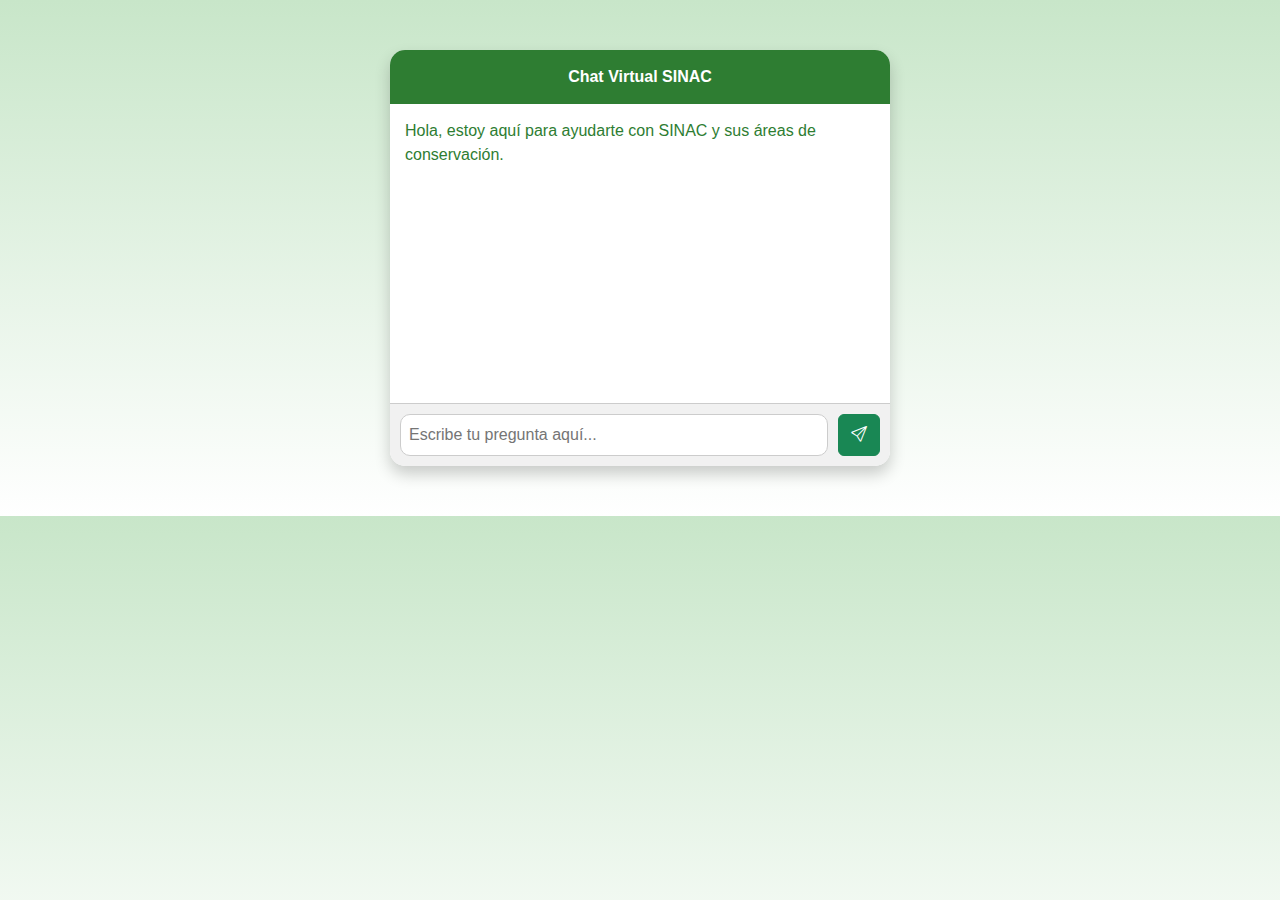
<file: chat.html>
<!DOCTYPE html>
<html lang="es">
<head>
  <meta charset="UTF-8">
  <meta name="viewport" content="width=device-width, initial-scale=1.0">
  <title>Chat Virtual SINAC</title>
  <!-- Bootstrap CSS -->
  <link href="https://cdn.jsdelivr.net/npm/bootstrap@5.3.2/dist/css/bootstrap.min.css" rel="stylesheet">
  <link href="https://cdn.jsdelivr.net/npm/bootstrap-icons@1.10.5/font/bootstrap-icons.css" rel="stylesheet">
  <style>
    body {background: linear-gradient(to bottom, #c8e6c9, #fff); font-family: Arial;}
    /* Card de chat centrado y con sombra */
    .chat-container {width: 90%; max-width: 500px; margin: 50px auto; border-radius:15px; box-shadow:0 8px 16px rgba(0,0,0,0.2); background:white; display:flex; flex-direction:column; overflow:hidden;}
    .chat-header {background-color:#2e7d32; color:white; padding:15px; text-align:center; font-weight:bold;} /* Navbar de chat */
    .chat-body {padding:15px; height:300px; overflow-y:auto; border-bottom:1px solid #ccc;} /* Card body scrollable */
    .chat-message {margin-bottom:10px;}
    .user-message {text-align:right; color:#1b5e20;}
    .bot-message {text-align:left; color:#2e7d32;}
    .chat-input {display:flex; padding:10px; background-color:#f1f1f1;}
    .chat-input input {flex:1; border-radius:10px; border:1px solid #ccc; padding:8px;}
    .chat-input button {margin-left:10px;}
  </style>
</head>
<body>

<div class="chat-container">
  <div class="chat-header">Chat Virtual SINAC</div>
  <div id="chatBody" class="chat-body">
    <div class="bot-message chat-message">Hola, estoy aquí para ayudarte con SINAC y sus áreas de conservación.</div>
  </div>
  <div class="chat-input">
    <input type="text" id="userInput" placeholder="Escribe tu pregunta aquí...">
    <button class="btn btn-success" onclick="enviarMensaje()"><i class="bi bi-send"></i></button>
  </div>
</div>

<script>
  // Enviar mensaje al presionar Enter
  document.getElementById("userInput").addEventListener("keydown", function(e){
    if(e.key === "Enter") enviarMensaje();
  });

  function enviarMensaje() {
    var input = document.getElementById("userInput");
    var texto = input.value.trim();
    if(texto==="") return;

    // Mostrar mensaje del usuario
    var chatBody = document.getElementById("chatBody");
    var userDiv = document.createElement("div");
    userDiv.className="user-message chat-message";
    userDiv.innerText = texto;
    chatBody.appendChild(userDiv);

    input.value="";
    chatBody.scrollTop = chatBody.scrollHeight;

    // Respuesta del bot
    var botDiv = document.createElement("div");
    botDiv.className="bot-message chat-message";
    botDiv.innerText = responderPregunta(texto);
    chatBody.appendChild(botDiv);
    chatBody.scrollTop = chatBody.scrollHeight;
  }

  function responderPregunta(texto){
    texto = texto.toLowerCase();

    // Saludos
    if(texto.includes("hola")) return "¡Hola! ¿Cómo estás?";
    if(texto.includes("gracias")) return "¡De nada!";
    if(texto.includes("cómo estás") || texto.includes("como estas")) return "¡Estoy bien, gracias por preguntar!";
    if(texto.includes("bien y tu")) return "¡Qué bueno! Me alegra que estés bien.";

    // Qué es SINAC
    if(texto.includes("que es sinac") || texto.includes("qué es sinac")) return "El SINAC gestiona las áreas de conservación y parques nacionales de Costa Rica.";

    // Áreas de conservación
    if(texto.includes("arenal huetar norte")) return "ACAHN – Arenal Huetar Norte: noreste de Costa Rica, Limón y Alajuela.";
    if(texto.includes("arenal tempisque")) return "ACAT – Arenal Tempisque: noroeste de Costa Rica, Guanacaste.";
    if(texto.includes("cordillera volcánica central") || texto.includes("cordillera volcanica central")) return "ACCVC – Cordillera Volcánica Central: centro de Costa Rica, Alajuela, Heredia y Cartago.";
    if(texto.includes("área de conservación guanacaste") || texto.includes("conservación guanacaste")) return "ACG – Área de Conservación Guanacaste: noroeste de Costa Rica, Guanacaste.";
    if(texto.includes("la amistad caribe")) return "ACLAC – La Amistad Caribe: sureste de Costa Rica, Limón.";
    if(texto.includes("la amistad pacífico") || texto.includes("la amistad pacifico")) return "ACLAP – La Amistad Pacífico: sureste de Costa Rica, Puntarenas.";
    if(texto.includes("isla del coco")) return "ACMIC – Isla del Coco: en el océano Pacífico, Patrimonio de la Humanidad.";
    if(texto.includes("pacífico central") || texto.includes("pacifico central")) return "ACOPAC – Pacífico Central: costa pacífica central de Costa Rica, Puntarenas.";
    if(texto.includes("osa")) return "ACOSA – Osa: sur de Costa Rica, Península de Osa.";
    if(texto.includes("área de conservación tempisque") || texto.includes("conservación tempisque")) return "ACT – Área de Conservación Tempisque: norte de Guanacaste y Puntarenas.";
    if(texto.includes("tortuguero")) return "ACTO – Tortuguero: noreste de Costa Rica, Limón, costa caribeña.";

    return "No entendí tu pregunta. Puedes preguntar por los nombres de las 11 zonas, 'Qué es SINAC', 'Hola', 'Gracias' o 'Cómo estás'.";
  }
</script>

</body>
</html>
</file>
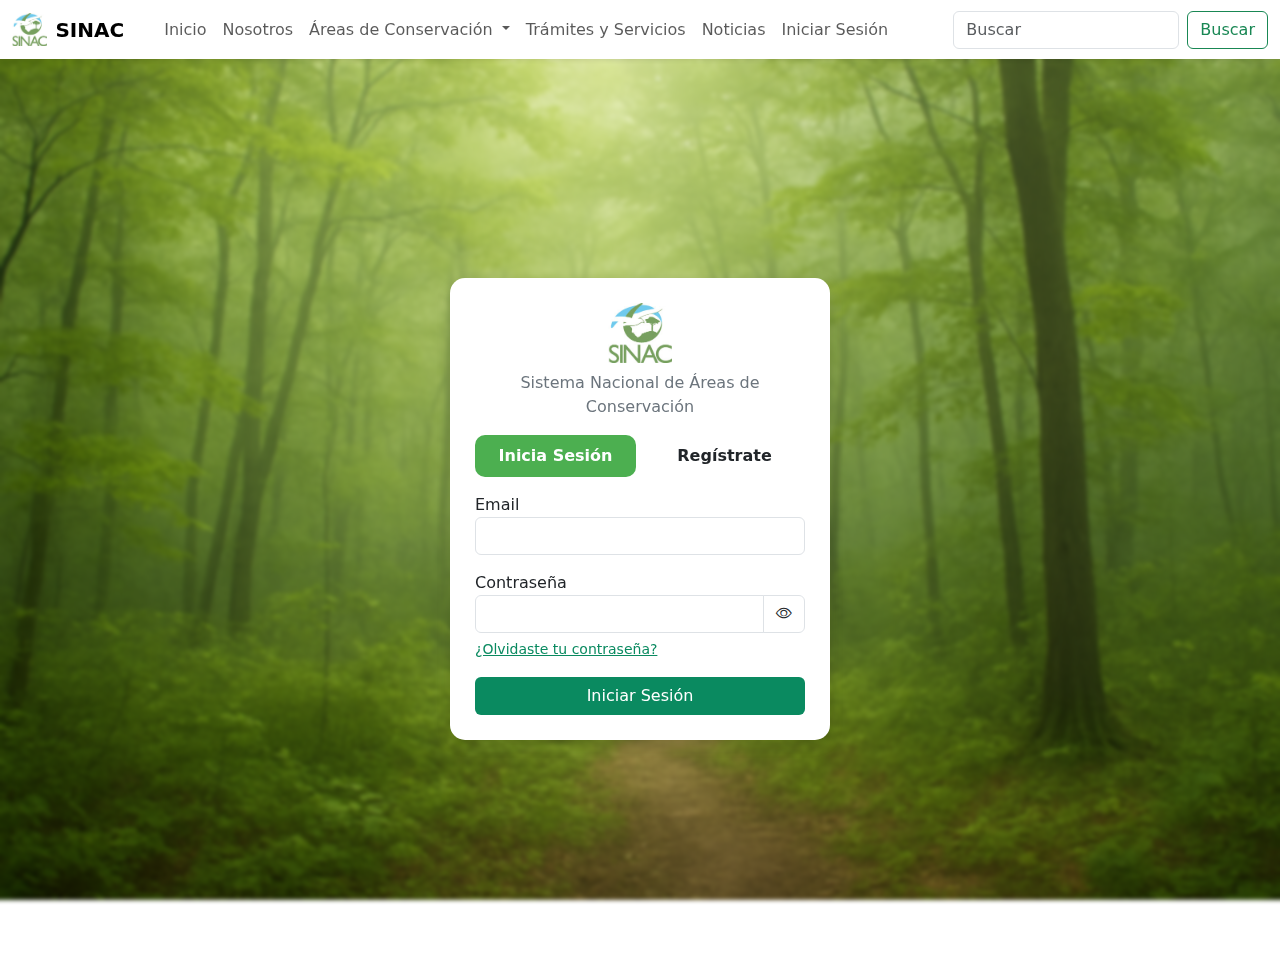
<file: Login.html>
<!DOCTYPE html>
<html lang="es">

<head>
    <meta charset="UTF-8">
    <meta name="viewport" content="width=device-width, initial-scale=1.0">
    <title>Login SINAC</title>

    <link href="https://cdn.jsdelivr.net/npm/bootstrap@5.3.2/dist/css/bootstrap.min.css" rel="stylesheet">
    <link rel="stylesheet" href="https://cdn.jsdelivr.net/npm/bootstrap-icons@1.11.1/font/bootstrap-icons.css">

    <style>
        :root {
            --sinac-green: #4CAF50;
            --sinac-green-dark: #0a8a60;
        }

        body {
            background: url("imagenes/fondo_bosque.png");
            background-size: cover;
            background-attachment: fixed;
            backdrop-filter: blur(2px);
            margin: 0;
        }

        .login-wrapper {
            height: 100vh;
            display: flex;
            justify-content: center;
            align-items: center;
            padding: 20px;
        }

        .login-card {
            width: 380px;
            border-radius: 15px;
            padding: 25px;
            background: white;
            box-shadow: 0px 5px 14px rgba(0, 0, 0, 0.15);
        }

        .tab-btn {
            width: 50%;
            border-radius: 10px;
            font-weight: 600;
            padding: 8px;
        }

        .tab-active {
            background: var(--sinac-green);
            color: white;
        }
    </style>
</head>

<body>

<!-- NAVBAR -->
<nav class="navbar navbar-expand-lg bg-white shadow-sm">
    <div class="container-fluid">

        <a class="navbar-brand d-flex align-items-center" href="index.html">
            <img src="imagenes/sinac_logo.png" style="height:33px;" class="me-2">
            <span class="fw-semibold text-sinac fs-5">SINAC</span>
        </a>

        <button class="navbar-toggler" type="button" data-bs-toggle="collapse"
            data-bs-target="#navbarNav">
            <span class="navbar-toggler-icon"></span>
        </button>

        <div class="collapse navbar-collapse" id="navbarNav">

            <ul class="navbar-nav ms-3">

                <li class="nav-item">
                    <a class="nav-link" href="index.html">Inicio</a>
                </li>

                <li class="nav-item">
                    <a class="nav-link" href="Nosotros.html">Nosotros</a>
                </li>
<!-- DROPDOWN (ÚNICO DROPDOWN) -->
                <li class="nav-item dropdown">
                    <a class="nav-link dropdown-toggle" href="#" data-bs-toggle="dropdown">
                        Áreas de Conservación
                    </a>
                    <ul class="dropdown-menu">
                        <li><a class="dropdown-item" href="Áreas de Conservación-pag.html">Ver Todas las Áreas</a></li>
<li><a class="dropdown-item" href="Áreas de Conservación-pag.html?area=ACAHN">Arenal Huetar Norte</a></li>
<li><a class="dropdown-item" href="Áreas de Conservación-pag.html?area=ACAT">Arenal Tempisque</a></li>
<li><a class="dropdown-item" href="Áreas de Conservación-pag.html?area=ACCVC">Cordillera Volcánica Central</a></li>
<li><a class="dropdown-item" href="Áreas de Conservación-pag.html?area=ACG">Guanacaste</a></li>
<li><a class="dropdown-item" href="Áreas de Conservación-pag.html?area=ACLAC">La Amistad Caribe</a></li>
<li><a class="dropdown-item" href="Áreas de Conservación-pag.html?area=ACLAP">La Amistad Pacífico</a></li>
<li><a class="dropdown-item" href="Áreas de Conservación-pag.html?area=ACMIC">Isla del Coco</a></li>
<li><a class="dropdown-item" href="Áreas de Conservación-pag.html?area=ACOSA">Osa</a></li>
<li><a class="dropdown-item" href="Áreas de Conservación-pag.html?area=ACOPAC">Pacífico Central</a></li>
<li><a class="dropdown-item" href="Áreas de Conservación-pag.html?area=ACT">Tempisque</a></li>
<li><a class="dropdown-item" href="Áreas de Conservación-pag.html?area=ACTO">Tortuguero</a></li>
                    </ul>
                </li>
                <li class="nav-item">
                    <a class="nav-link" href="Servicios.html">Trámites y Servicios</a>
                </li>

                <li class="nav-item">
                    <a class="nav-link" href="Noticias.html">Noticias</a>
                </li>

                        <!-- Visible solo si NO hay sesión -->
                <li class="nav-item" id="navLogin">
                    <a class="nav-link" href="Login.html">Iniciar Sesión</a>
                </li>

                <!-- Visible cuando SÍ hay sesión -->
                <li class="nav-item" id="navUsuario" style="display:none;">
                    <a class="nav-link disabled fw-semibold" href="#"></a>
                </li>

                <!-- Botón de cerrar sesión -->
                <li class="nav-item" id="navLogout" style="display:none;">
                    <a class="nav-link text-danger" href="#">Cerrar Sesión</a>
                </li>

            </ul>

            <form class="d-flex ms-auto" role="search">
                <input class="form-control me-2" type="search" placeholder="Buscar">
                <button class="btn btn-outline-success" type="submit">Buscar</button>
            </form>

        </div>
    </div>
</nav>

<div class="login-wrapper">

    <div class="login-card">

        <div class="text-center mb-2">
            <img src="imagenes/sinac_logo.png" style="height:60px" class="mb-2">
            <p class="text-secondary">Sistema Nacional de Áreas de Conservación</p>
        </div>

        <!-- TABS -->
        <div class="d-flex mt-2 mb-3">
            <button id="tabLogin" class="btn tab-btn tab-active">Inicia Sesión</button>
            <button id="tabReg" class="btn tab-btn ms-2">Regístrate</button>
        </div>

        <!-- ALERTA -->
        <div id="alerta" class="alert d-none"></div>

        <!-- FORM LOGIN -->
        <div id="formLogin">
            <label>Email</label>
            <input type="email" id="email" class="form-control mb-3">

            <label>Contraseña</label>
            <div class="input-group mb-1">
                <input type="password" id="password" class="form-control">
                <span class="input-group-text bg-white" style="cursor:pointer;">
                    <i id="togglePass" class="bi bi-eye"></i>
                </span>
            </div>

            <a href="#" id="recuperarLink" class="small" style="color:var(--sinac-green-dark);">¿Olvidaste tu contraseña?</a>

            <button id="btnLogin" class="btn w-100 text-white mt-3" style="background:var(--sinac-green-dark);">
                Iniciar Sesión
            </button>
        </div>

        <!-- FORM REGISTRO -->
        <div id="formRegistro" style="display:none;">
            <label>Nombre</label>
            <input type="text" id="regNombre" class="form-control mb-2">

            <label>Correo</label>
            <input type="email" id="regCorreo" class="form-control mb-2">

            <label>Contraseña</label>
            <input type="password" id="regPass1" class="form-control mb-2">

            <label>Confirmar Contraseña</label>
            <input type="password" id="regPass2" class="form-control mb-3">

            <button id="btnRegistro" class="btn w-100 text-white" style="background:var(--sinac-green);">
                Crear Cuenta
            </button>
        </div>

        <!-- FORM RECUPERAR -->
        <div id="formRecuperar" style="display:none;">
            <label>Correo registrado</label>
            <input type="email" id="recCorreo" class="form-control mb-3">

            <button id="btnRecuperar" class="btn w-100 text-white" style="background:var(--sinac-green-dark);">
                Enviar enlace de recuperación
            </button>

            <button id="volverLogin" class="btn btn-link w-100 mt-2">
                Volver al inicio de sesión
            </button>
        </div>

    </div>

</div>

<!-- --------------------------- -->
<!-- SCRIPTS DEL LOGIN COMPLETO -->
<!-- --------------------------- -->

<script>
// Base simulada
let usuarios = JSON.parse(localStorage.getItem("usuarios")) || [
    { email: "admin@sinac.go.cr", password: "123456", nombre: "Administrador SINAC" },
    { email: "usuario@correo.com", password: "sinac2024", nombre: "Usuario General" }
];
localStorage.setItem("usuarios", JSON.stringify(usuarios));

// Mostrar alerta
function mostrarMensaje(msg, tipo="danger") {
    const alerta = document.querySelector("#alerta");
    alerta.className = "alert alert-" + tipo;
    alerta.textContent = msg;
    alerta.style.display = "block";
}

// LOGIN
document.querySelector("#btnLogin").addEventListener("click", function() {
    const email = document.querySelector("#email").value;
    const pass = document.querySelector("#password").value;

    const userFound = usuarios.find(u => u.email === email && u.password === pass);

    if (!userFound) {
        mostrarMensaje("❌ Credenciales incorrectas.");
        return;
    }

    localStorage.setItem("usuarioActual", JSON.stringify(userFound));
    window.location.href = "index.html";
});

// REGISTRO
document.querySelector("#btnRegistro").addEventListener("click", function() {
    const nom = document.querySelector("#regNombre").value;
    const cor = document.querySelector("#regCorreo").value;
    const p1 = document.querySelector("#regPass1").value;
    const p2 = document.querySelector("#regPass2").value;

    if (p1 !== p2) {
        mostrarMensaje("❌ Las contraseñas no coinciden.");
        return;
    }

    if (usuarios.find(u => u.email === cor)) {
        mostrarMensaje("❌ El correo ya existe.");
        return;
    }

    usuarios.push({ nombre: nom, email: cor, password: p1 });

    localStorage.setItem("usuarios", JSON.stringify(usuarios));

    mostrarMensaje("✔ Registro exitoso. Ahora inicia sesión.", "success");
});

// CAMBIO ENTRE LOGIN / REGISTRO / RECUPERAR
document.querySelector("#tabLogin").addEventListener("click", () => {
    formLogin.style.display = "block";
    formRegistro.style.display = "none";
    formRecuperar.style.display = "none";

    tabLogin.classList.add("tab-active");
    tabReg.classList.remove("tab-active");
});

document.querySelector("#tabReg").addEventListener("click", () => {
    formLogin.style.display = "none";
    formRegistro.style.display = "block";
    formRecuperar.style.display = "none";

    tabReg.classList.add("tab-active");
    tabLogin.classList.remove("tab-active");
});

document.querySelector("#recuperarLink").addEventListener("click", () => {
    formLogin.style.display = "none";
    formRegistro.style.display = "none";
    formRecuperar.style.display = "block";
});

document.querySelector("#volverLogin").addEventListener("click", () => {
    formLogin.style.display = "block";
    formRegistro.style.display = "none";
    formRecuperar.style.display = "none";
});

// COLAPSAR/EXPANDIR CONTRASEÑA
document.querySelector("#togglePass").addEventListener("click", () => {
    const pass = document.querySelector("#password");
    if (pass.type === "password") {
        pass.type = "text";
        togglePass.classList.replace("bi-eye", "bi-eye-slash");
    } else {
        pass.type = "password";
        togglePass.classList.replace("bi-eye-slash", "bi-eye");
    }
});
</script>

<!-- SCRIPT UNIVERSAL DE SESIÓN -->
<script>
const usuario = JSON.parse(localStorage.getItem("usuarioActual"));
const loginItem = document.querySelector("#navLogin");
const usuarioItem = document.querySelector("#navUsuario");
const usuarioLink = usuarioItem ? usuarioItem.querySelector("a") : null;
const logoutItem = document.querySelector("#navLogout");

if (usuario) {
    if (loginItem) loginItem.style.display = "none";
    if (usuarioItem) usuarioItem.style.display = "block";
    if (usuarioLink) usuarioLink.textContent = "Hola, " + usuario.nombre.split(" ")[0];
    if (logoutItem) logoutItem.style.display = "block";
} else {
    if (usuarioItem) usuarioItem.style.display = "none";
    if (logoutItem) logoutItem.style.display = "none";
}

// Logout
if (logoutItem) {
    logoutItem.addEventListener("click", () => {
        localStorage.removeItem("usuarioActual");
        window.location.href = "Login.html";
    });
}
</script>

</body>
</html>
</file>
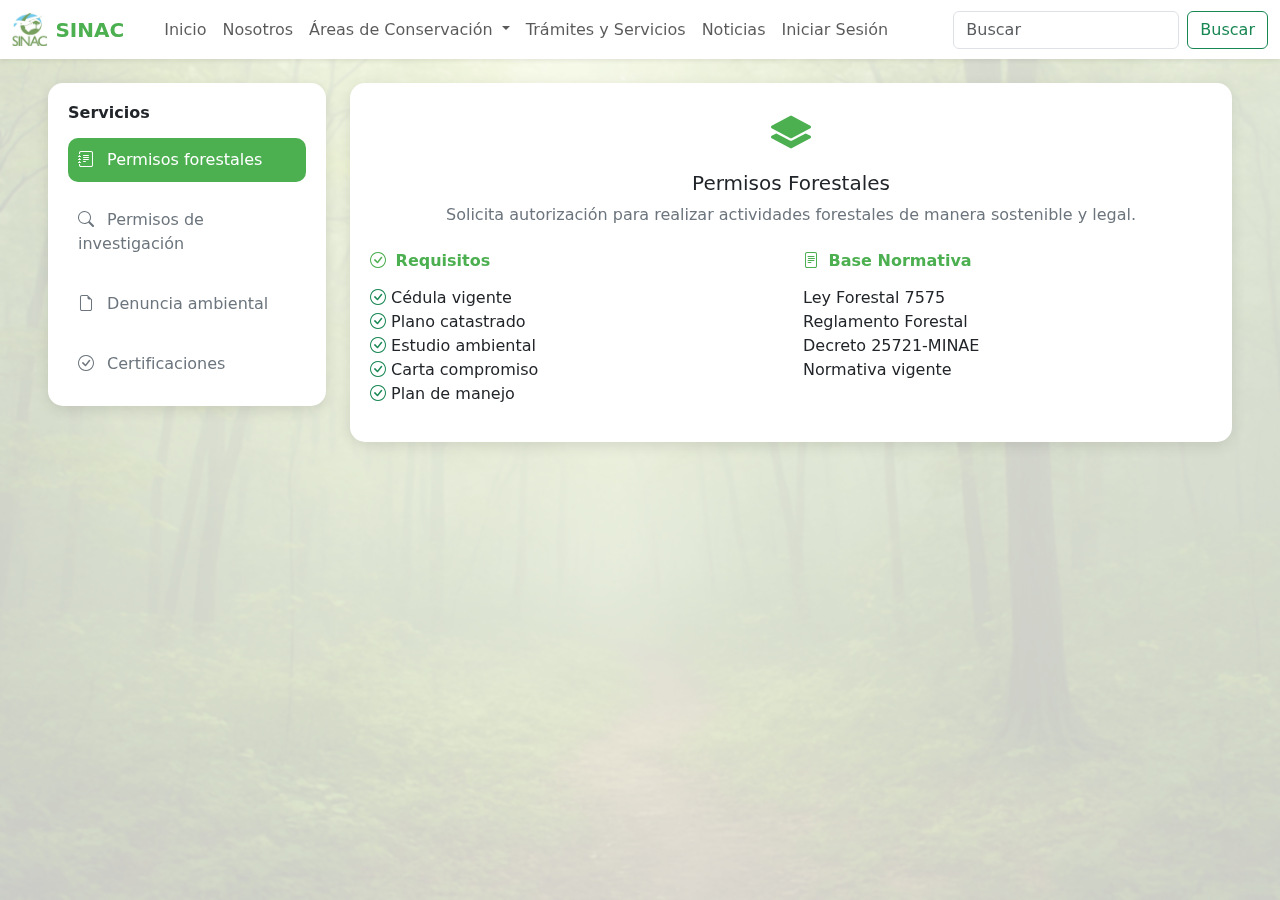
<file: Servicios.html>
<!DOCTYPE html>
<html lang="es">
<head>
    <meta charset="UTF-8">
    <meta name="viewport" content="width=device-width, initial-scale=1.0">

    <link href="https://cdn.jsdelivr.net/npm/bootstrap@5.3.8/dist/css/bootstrap.min.css" rel="stylesheet">
    <link rel="stylesheet" href="https://cdn.jsdelivr.net/npm/bootstrap-icons@1.11.3/font/bootstrap-icons.min.css">

    <title>Trámites y Servicios</title>

    <style>
        :root { --sinac-green: #4CAF50; }

        body {
            background: url("imagenes/fondo_bosque.png");
            background-size: cover;
            background-attachment: fixed;
            background-position: center;
            backdrop-filter: blur(1px);
        }

        .bg-overlay {
            background: rgba(255,255,255,0.78);
            backdrop-filter: blur(3px);
            min-height: 100vh;
            padding-bottom: 40px;
        }

        .card-sinac {
            background: #fff;
            border-radius: 15px;
            box-shadow: 0 4px 14px rgba(0,0,0,0.10);
            padding: 20px;
        }

        .sidebar-item {
            padding: 10px;
            border-radius: 10px;
            cursor: pointer;
        }

        .sidebar-item:hover {
            background: rgba(0,0,0,0.05);
        }

        .active-item {
            background: var(--sinac-green);
            color: #fff !important;
        }

        .text-sinac { color: var(--sinac-green); }

        .btn-sinac {
            background: var(--sinac-green);
            color: #fff;
            border-radius: 8px;
        }
    </style>
</head>
<body>

<div class="bg-overlay">

<!-- NAVBAR -->
<!-- NAVBAR -->
<nav class="navbar navbar-expand-lg bg-white shadow-sm">
    <div class="container-fluid">

        <a class="navbar-brand d-flex align-items-center" href="index.html">
            <img src="imagenes/sinac_logo.png" style="height:33px;" class="me-2">
            <span class="fw-semibold text-sinac fs-5">SINAC</span>
        </a>

        <button class="navbar-toggler" type="button" data-bs-toggle="collapse"
            data-bs-target="#navbarNav">
            <span class="navbar-toggler-icon"></span>
        </button>

        <div class="collapse navbar-collapse" id="navbarNav">

            <ul class="navbar-nav ms-3">

                <li class="nav-item">
                    <a class="nav-link" href="index.html">Inicio</a>
                </li>

                <li class="nav-item">
                    <a class="nav-link" href="Nosotros.html">Nosotros</a>
                </li>
<!-- DROPDOWN (ÚNICO DROPDOWN) -->
                <li class="nav-item dropdown">
                    <a class="nav-link dropdown-toggle" href="#" data-bs-toggle="dropdown">
                        Áreas de Conservación
                    </a>
                    <ul class="dropdown-menu">
                        <li><a class="dropdown-item" href="Áreas de Conservación-pag.html">Ver Todas las Áreas</a></li>
<li><a class="dropdown-item" href="Áreas de Conservación-pag.html?area=ACAHN">Arenal Huetar Norte</a></li>
<li><a class="dropdown-item" href="Áreas de Conservación-pag.html?area=ACAT">Arenal Tempisque</a></li>
<li><a class="dropdown-item" href="Áreas de Conservación-pag.html?area=ACCVC">Cordillera Volcánica Central</a></li>
<li><a class="dropdown-item" href="Áreas de Conservación-pag.html?area=ACG">Guanacaste</a></li>
<li><a class="dropdown-item" href="Áreas de Conservación-pag.html?area=ACLAC">La Amistad Caribe</a></li>
<li><a class="dropdown-item" href="Áreas de Conservación-pag.html?area=ACLAP">La Amistad Pacífico</a></li>
<li><a class="dropdown-item" href="Áreas de Conservación-pag.html?area=ACMIC">Isla del Coco</a></li>
<li><a class="dropdown-item" href="Áreas de Conservación-pag.html?area=ACOSA">Osa</a></li>
<li><a class="dropdown-item" href="Áreas de Conservación-pag.html?area=ACOPAC">Pacífico Central</a></li>
<li><a class="dropdown-item" href="Áreas de Conservación-pag.html?area=ACT">Tempisque</a></li>
<li><a class="dropdown-item" href="Áreas de Conservación-pag.html?area=ACTO">Tortuguero</a></li>
                    </ul>
                </li>
                <li class="nav-item">
                    <a class="nav-link" href="Servicios.html">Trámites y Servicios</a>
                </li>

                <li class="nav-item">
                    <a class="nav-link" href="Noticias.html">Noticias</a>
                </li>

                        <!-- Visible solo si NO hay sesión -->
                <li class="nav-item" id="navLogin">
                    <a class="nav-link" href="Login.html">Iniciar Sesión</a>
                </li>

                <!-- Visible cuando SÍ hay sesión -->
                <li class="nav-item" id="navUsuario" style="display:none;">
                    <a class="nav-link disabled fw-semibold" href="#"></a>
                </li>

                <!-- Botón de cerrar sesión -->
                <li class="nav-item" id="navLogout" style="display:none;">
                    <a class="nav-link text-danger" href="#">Cerrar Sesión</a>
                </li>

            </ul>

            <form class="d-flex ms-auto" role="search">
                <input class="form-control me-2" type="search" placeholder="Buscar">
                <button class="btn btn-outline-success" type="submit">Buscar</button>
            </form>

        </div>
    </div>
</nav>

<div class="container-fluid mt-4 px-5">
    <div class="row">

        <!-- Sidebar -->
        <div class="col-3">
            <div class="card-sinac">

                <h6 class="fw-semibold">Servicios</h6>

                <div class="sidebar-item active-item mt-3" onclick="mostrar('forestal')">
                    <i class="bi bi-journal-text me-2"></i>
                    Permisos forestales
                </div>

                <div class="sidebar-item text-secondary mt-3" onclick="mostrar('investigacion')">
                    <i class="bi bi-search me-2"></i>
                    Permisos de investigación
                </div>

                <div class="sidebar-item text-secondary mt-3" onclick="mostrar('denuncia')">
                    <i class="bi bi-file-earmark me-2"></i>
                    Denuncia ambiental
                </div>

                <div class="sidebar-item text-secondary mt-3" onclick="mostrar('certificaciones')">
                    <i class="bi bi-check-circle me-2"></i>
                    Certificaciones
                </div>

            </div>
        </div>

        <!-- CONTENIDO -->
        <div class="col-9">
            <div class="card-sinac" id="contenido">

                <!-- Permisos Forestales -->
                <div id="forestal">

                    <div class="text-center">
                        <i class="bi bi-layers-fill fs-1 text-sinac"></i>
                        <h5 class="mt-2">Permisos Forestales</h5>
                        <p class="text-secondary">
                            Solicita autorización para realizar actividades forestales de manera sostenible y legal.
                        </p>
                    </div>

                    <div class="row mt-4">
                        <div class="col-6">
                            <h6 class="fw-semibold text-sinac">
                                <i class="bi bi-check-circle me-1"></i> Requisitos
                            </h6>
                            <ul class="list-unstyled mt-3">
                                <li><i class="bi bi-check-circle text-success"></i> Cédula vigente</li>
                                <li><i class="bi bi-check-circle text-success"></i> Plano catastrado</li>
                                <li><i class="bi bi-check-circle text-success"></i> Estudio ambiental</li>
                                <li><i class="bi bi-check-circle text-success"></i> Carta compromiso</li>
                                <li><i class="bi bi-check-circle text-success"></i> Plan de manejo</li>
                            </ul>
                        </div>

                        <div class="col-6">
                            <h6 class="fw-semibold text-sinac">
                                <i class="bi bi-file-text me-1"></i> Base Normativa
                            </h6>
                            <ul class="list-unstyled mt-3">
                                <li> Ley Forestal 7575</li>
                                <li> Reglamento Forestal</li>
                                <li> Decreto 25721-MINAE</li>
                                <li> Normativa vigente</li>
                            </ul>
                        </div>
                    </div>

                </div>

                <!-- Investigación -->
                <div id="investigacion" style="display:none;">
                    <div class="text-center">
                        <i class="bi bi-search text-sinac fs-1"></i>
                        <h5 class="mt-2">Permisos de Investigación</h5>
                        <p class="text-secondary">
                            Autorización para realizar estudios científicos dentro de Áreas Silvestres Protegidas.
                        </p>
                    </div>

                    <h6 class="fw-semibold text-sinac mt-3">Requisitos</h6>
                    <ul>
                        <li>Carta de solicitud</li>
                        <li>Resumen del proyecto</li>
                        <li>Cronograma de actividades</li>
                        <li>CV del investigador principal</li>
                        <li>Póliza de riesgos</li>
                    </ul>

                    <h6 class="fw-semibold text-sinac">Normativa</h6>
                    <ul>
                        <li>Ley de Conservación de Vida Silvestre</li>
                        <li>Ley de Biodiversidad</li>
                        <li>Reglamento de Investigación Científica</li>
                    </ul>
                </div>

                <!-- Denuncia -->
                <div id="denuncia" style="display:none;">
                    <div class="text-center">
                        <i class="bi bi-exclamation-triangle text-sinac fs-1"></i>
                        <h5 class="mt-2">Denuncia Ambiental</h5>
                        <p class="text-secondary">
                            Reporta actividades ilegales que afecten los recursos naturales.
                        </p>
                    </div>

                    <h6 class="fw-semibold text-sinac mt-3">Se puede denunciar:</h6>
                    <ul>
                        <li>Tala ilegal</li>
                        <li>Cacería ilegal</li>
                        <li>Contaminación de ríos</li>
                        <li>Construcciones ilegales</li>
                        <li>Incendios provocados</li>
                    </ul>

                    <h6 class="fw-semibold text-sinac">Canales de denuncia:</h6>
                    <ul>
                        <li><b>1192</b> – Línea ambiental</li>
                        <li>Correo: denuncias@sinac.go.cr</li>
                        <li>Policía (911) para emergencias</li>
                    </ul>
                </div>

                <!-- Certificaciones -->
                <div id="certificaciones" style="display:none;">
                    <div class="text-center">
                        <i class="bi bi-check-circle text-sinac fs-1"></i>
                        <h5 class="mt-2">Certificaciones Ambientales</h5>
                        <p class="text-secondary">
                            Documentos que garantizan el origen legal y sostenible de productos forestales.
                        </p>
                    </div>

                    <h6 class="fw-semibold text-sinac mt-3">Tipos de certificaciones</h6>
                    <ul>
                        <li>CITES</li>
                        <li>Certificado de Origen</li>
                        <li>Certificación de Aprovechamiento</li>
                    </ul>

                    <h6 class="fw-semibold text-sinac">Requisitos</h6>
                    <ul>
                        <li>Solicitud escrita</li>
                        <li>Documentos de propiedad</li>
                        <li>Inventario del recurso</li>
                        <li>Comprobante de procedencia</li>
                    </ul>
                </div>

            </div>
        </div>

    </div>
</div>
<!-- --------------------------- -->
<!-- SCRIPTS DEL LOGIN COMPLETO -->
<!-- --------------------------- -->

<script>
// Base simulada
let usuarios = JSON.parse(localStorage.getItem("usuarios")) || [
    { email: "admin@sinac.go.cr", password: "123456", nombre: "Administrador SINAC" },
    { email: "usuario@correo.com", password: "sinac2024", nombre: "Usuario General" }
];
localStorage.setItem("usuarios", JSON.stringify(usuarios));

// Mostrar alerta
function mostrarMensaje(msg, tipo="danger") {
    const alerta = document.querySelector("#alerta");
    alerta.className = "alert alert-" + tipo;
    alerta.textContent = msg;
    alerta.style.display = "block";
}

// LOGIN
document.querySelector("#btnLogin").addEventListener("click", function() {
    const email = document.querySelector("#email").value;
    const pass = document.querySelector("#password").value;

    const userFound = usuarios.find(u => u.email === email && u.password === pass);

    if (!userFound) {
        mostrarMensaje("❌ Credenciales incorrectas.");
        return;
    }

    localStorage.setItem("usuarioActual", JSON.stringify(userFound));
    window.location.href = "index.html";
});

// REGISTRO
document.querySelector("#btnRegistro").addEventListener("click", function() {
    const nom = document.querySelector("#regNombre").value;
    const cor = document.querySelector("#regCorreo").value;
    const p1 = document.querySelector("#regPass1").value;
    const p2 = document.querySelector("#regPass2").value;

    if (p1 !== p2) {
        mostrarMensaje("❌ Las contraseñas no coinciden.");
        return;
    }

    if (usuarios.find(u => u.email === cor)) {
        mostrarMensaje("❌ El correo ya existe.");
        return;
    }

    usuarios.push({ nombre: nom, email: cor, password: p1 });

    localStorage.setItem("usuarios", JSON.stringify(usuarios));

    mostrarMensaje("✔ Registro exitoso. Ahora inicia sesión.", "success");
});

// CAMBIO ENTRE LOGIN / REGISTRO / RECUPERAR
document.querySelector("#tabLogin").addEventListener("click", () => {
    formLogin.style.display = "block";
    formRegistro.style.display = "none";
    formRecuperar.style.display = "none";

    tabLogin.classList.add("tab-active");
    tabReg.classList.remove("tab-active");
});

document.querySelector("#tabReg").addEventListener("click", () => {
    formLogin.style.display = "none";
    formRegistro.style.display = "block";
    formRecuperar.style.display = "none";

    tabReg.classList.add("tab-active");
    tabLogin.classList.remove("tab-active");
});

document.querySelector("#recuperarLink").addEventListener("click", () => {
    formLogin.style.display = "none";
    formRegistro.style.display = "none";
    formRecuperar.style.display = "block";
});

document.querySelector("#volverLogin").addEventListener("click", () => {
    formLogin.style.display = "block";
    formRegistro.style.display = "none";
    formRecuperar.style.display = "none";
});

// COLAPSAR/EXPANDIR CONTRASEÑA
document.querySelector("#togglePass").addEventListener("click", () => {
    const pass = document.querySelector("#password");
    if (pass.type === "password") {
        pass.type = "text";
        togglePass.classList.replace("bi-eye", "bi-eye-slash");
    } else {
        pass.type = "password";
        togglePass.classList.replace("bi-eye-slash", "bi-eye");
    }
});
</script>

<!-- SCRIPT UNIVERSAL DE SESIÓN -->
<script>
const usuario = JSON.parse(localStorage.getItem("usuarioActual"));
const loginItem = document.querySelector("#navLogin");
const usuarioItem = document.querySelector("#navUsuario");
const usuarioLink = usuarioItem ? usuarioItem.querySelector("a") : null;
const logoutItem = document.querySelector("#navLogout");

if (usuario) {
    if (loginItem) loginItem.style.display = "none";
    if (usuarioItem) usuarioItem.style.display = "block";
    if (usuarioLink) usuarioLink.textContent = "Hola, " + usuario.nombre.split(" ")[0];
    if (logoutItem) logoutItem.style.display = "block";
} else {
    if (usuarioItem) usuarioItem.style.display = "none";
    if (logoutItem) logoutItem.style.display = "none";
}

// Logout
if (logoutItem) {
    logoutItem.addEventListener("click", () => {
        localStorage.removeItem("usuarioActual");
        window.location.href = "Login.html";
    });
}
</script>
<script>
function mostrar(seccion) {
    document.querySelectorAll("#contenido > div").forEach(div => div.style.display = "none");
    document.getElementById(seccion).style.display = "block";

    document.querySelectorAll(".sidebar-item").forEach(i => i.classList.remove("active-item"));
    event.target.closest(".sidebar-item").classList.add("active-item");
}
</script>

<script src="https://cdn.jsdelivr.net/npm/bootstrap@5.3.8/dist/js/bootstrap.bundle.min.js"></script>
</body>
</html>
</file>
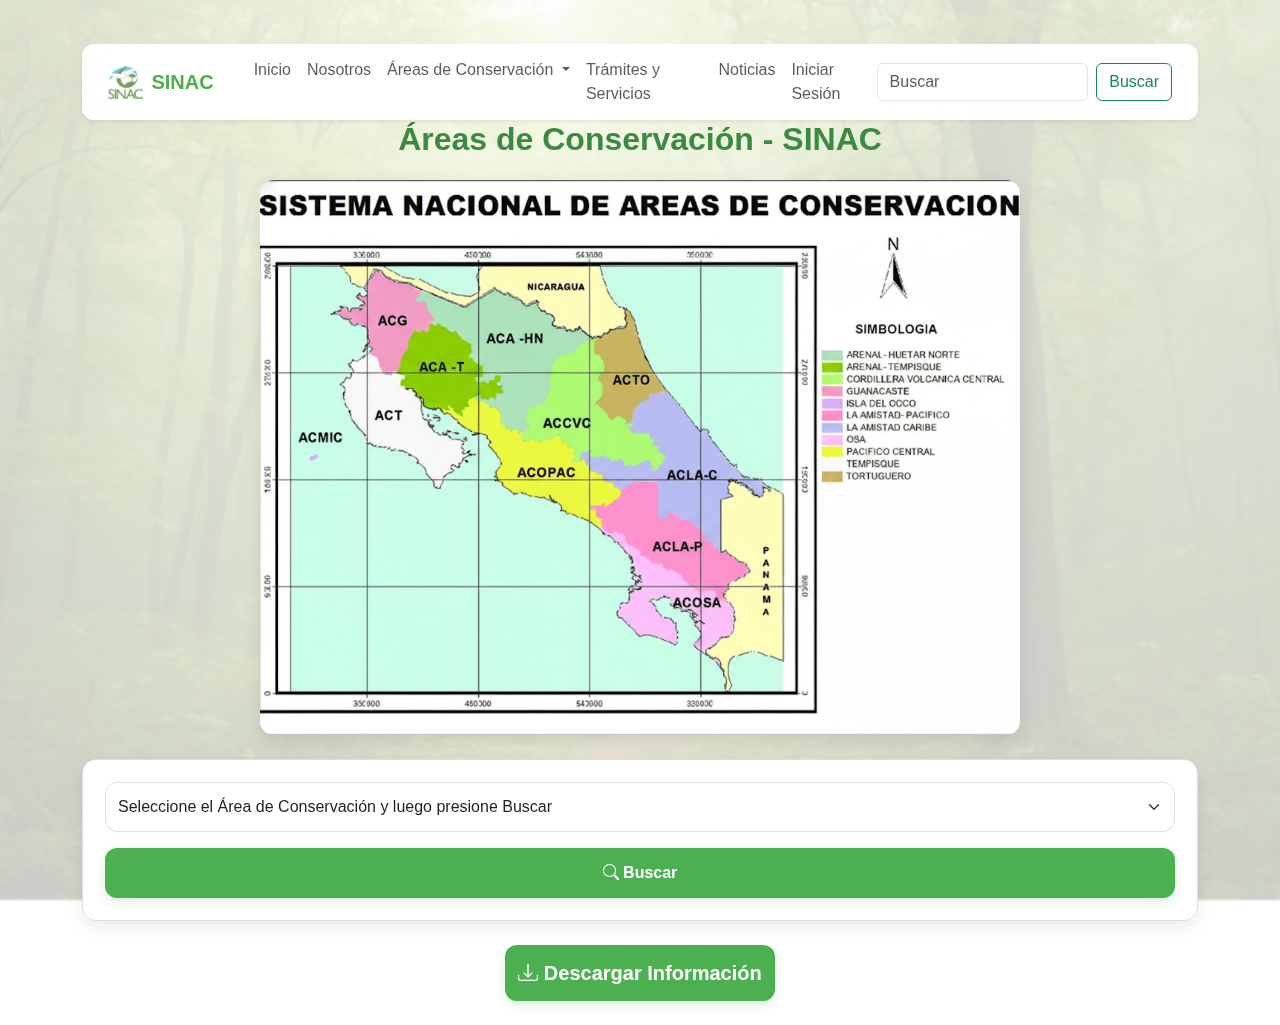
<file: Áreas de Conservación-pag.html>
<!DOCTYPE html>
<html lang="es">

<head>
  <meta charset="UTF-8">
  <meta name="viewport" content="width=device-width, initial-scale=1.0">
  <title>Áreas de Conservación - SINAC</title>

  <link href="https://cdn.jsdelivr.net/npm/bootstrap@5.3.8/dist/css/bootstrap.min.css" rel="stylesheet">
  <link href="https://cdn.jsdelivr.net/npm/bootstrap-icons@1.11.3/font/bootstrap-icons.css" rel="stylesheet">

  <style>
    :root {
      --sinac-green: #4CAF50;
      --sinac-green-dark: #3C8A40;
    }

    body {
      background: url("imagenes/fondo_bosque.png");
      background-size: cover;
      background-position: center;
      background-attachment: fixed;
      backdrop-filter: blur(1px);
      font-family: Arial, sans-serif;
    }

    .bg-overlay {
      background: rgba(255, 255, 255, 0.78);
      backdrop-filter: blur(3px);
      min-height: 100vh;
      padding-bottom: 40px;
    }

    /* NAV */
    .navbar {
      background: rgba(255, 255, 255, 0.85) !important;
      backdrop-filter: blur(4px);
      border-radius: 12px;
      padding: 6px 14px;
      margin-top: 20px;
      box-shadow: 0 2px 10px rgba(0, 0, 0, .08);
    }

    .navbar-brand img {
      height: 36px;
    }

    .navbar-brand span {
      color: var(--sinac-green);
      font-weight: 700;
      font-size: 1.2rem;
    }

    /* CARDS */
    .styled-card {
      background: #fff;
      border-radius: 14px;
      padding: 22px;
      box-shadow: 0 6px 18px rgba(0, 0, 0, .08);
      border: 1px solid #ddd;
    }

    .map-card img {
      width: 100%;
      max-width: 760px;
      border-radius: 14px;
      box-shadow: 0 6px 18px rgba(0, 0, 0, .1);
    }

    select.form-select {
      border-radius: 12px;
      padding: 12px;
    }

    .btn-verde {
      background: var(--sinac-green);
      color: white;
      padding: 12px;
      border-radius: 12px;
      font-weight: 600;
      box-shadow: 0 4px 12px rgba(76, 175, 80, .2);
    }

    .btn-verde:hover {
      background: var(--sinac-green-dark);
    }

    .selected-area img {
      width: 480px;
      height: 350px;
      object-fit: cover;
      border-radius: 14px;
      box-shadow: 0 6px 18px rgba(0, 0, 0, .15);
      display: none;
      margin: 0 auto;
    }

    .page-title {
      text-align: center;
      font-weight: 800;
      color: var(--sinac-green-dark);
      margin-bottom: 22px;
    }
    
    /* Hover para dropdowns */
    .navbar-nav .dropdown:hover .dropdown-menu {
      display: block;
      margin-top: 0;
    }
  </style>
</head>

<body>
  <div class="bg-overlay py-4">
    <div class="container">

      <!-- NAV COMPLETA DEL INDEX -->
       <nav class="navbar navbar-expand-lg bg-white shadow-sm">
    <div class="container-fluid">

        <a class="navbar-brand d-flex align-items-center" href="index.html">
            <img src="imagenes/sinac_logo.png" style="height:33px;" class="me-2">
            <span class="fw-semibold text-sinac fs-5">SINAC</span>
        </a>

        <button class="navbar-toggler" type="button" data-bs-toggle="collapse"
            data-bs-target="#navbarNav">
            <span class="navbar-toggler-icon"></span>
        </button>

        <div class="collapse navbar-collapse" id="navbarNav">

            <ul class="navbar-nav ms-3">

                <li class="nav-item">
                    <a class="nav-link" href="index.html">Inicio</a>
                </li>

                <li class="nav-item">
                    <a class="nav-link" href="Nosotros.html">Nosotros</a>
                </li>
<!-- DROPDOWN (ÚNICO DROPDOWN) -->
                <li class="nav-item dropdown">
                    <a class="nav-link dropdown-toggle" href="#" data-bs-toggle="dropdown">
                        Áreas de Conservación
                    </a>
                    <ul class="dropdown-menu">
                        <li><a class="dropdown-item" href="Áreas de Conservación-pag.html">Ver Todas las Áreas</a></li>
<li><a class="dropdown-item" href="Áreas de Conservación-pag.html?area=ACAHN">Arenal Huetar Norte</a></li>
<li><a class="dropdown-item" href="Áreas de Conservación-pag.html?area=ACAT">Arenal Tempisque</a></li>
<li><a class="dropdown-item" href="Áreas de Conservación-pag.html?area=ACCVC">Cordillera Volcánica Central</a></li>
<li><a class="dropdown-item" href="Áreas de Conservación-pag.html?area=ACG">Guanacaste</a></li>
<li><a class="dropdown-item" href="Áreas de Conservación-pag.html?area=ACLAC">La Amistad Caribe</a></li>
<li><a class="dropdown-item" href="Áreas de Conservación-pag.html?area=ACLAP">La Amistad Pacífico</a></li>
<li><a class="dropdown-item" href="Áreas de Conservación-pag.html?area=ACMIC">Isla del Coco</a></li>
<li><a class="dropdown-item" href="Áreas de Conservación-pag.html?area=ACOSA">Osa</a></li>
<li><a class="dropdown-item" href="Áreas de Conservación-pag.html?area=ACOPAC">Pacífico Central</a></li>
<li><a class="dropdown-item" href="Áreas de Conservación-pag.html?area=ACT">Tempisque</a></li>
<li><a class="dropdown-item" href="Áreas de Conservación-pag.html?area=ACTO">Tortuguero</a></li>

                    </ul>
                </li>
                <li class="nav-item">
                    <a class="nav-link" href="Servicios.html">Trámites y Servicios</a>
                </li>

                <li class="nav-item">
                    <a class="nav-link" href="Noticias.html">Noticias</a>
                </li>

                        <!-- Visible solo si NO hay sesión -->
                <li class="nav-item" id="navLogin">
                    <a class="nav-link" href="Login.html">Iniciar Sesión</a>
                </li>

                <!-- Visible cuando SÍ hay sesión -->
                <li class="nav-item" id="navUsuario" style="display:none;">
                    <a class="nav-link disabled fw-semibold" href="#"></a>
                </li>

                <!-- Botón de cerrar sesión -->
                <li class="nav-item" id="navLogout" style="display:none;">
                    <a class="nav-link text-danger" href="#">Cerrar Sesión</a>
                </li>

            </ul>

            <form class="d-flex ms-auto" role="search">
                <input class="form-control me-2" type="search" placeholder="Buscar">
                <button class="btn btn-outline-success" type="submit">Buscar</button>
            </form>

        </div>
    </div>
</nav>

      <!-- TÍTULO -->
      <h2 class="page-title">Áreas de Conservación - SINAC</h2>

      <!-- MAPA -->
      <div class="map-card text-center mb-4">
        <img src="imagenes/map.jpg" alt="Mapa de Áreas de Conservación">
      </div>

      <!-- SELECTOR -->
      <div class="styled-card mb-4">
        <select id="areaSelect" class="form-select mb-3">
          <option selected value="">Seleccione el Área de Conservación y luego presione Buscar</option>
          <option value="ACAHN">ACAHN – Arenal Huetar Norte</option>
          <option value="ACAT">ACAT – Arenal Tempisque</option>
          <option value="ACCVC">ACCVC – Cordillera Volcánica Central</option>
          <option value="ACG">ACG – Guanacaste</option>
          <option value="ACLAC">ACLAC – La Amistad Caribe</option>
          <option value="ACLAP">ACLAP – La Amistad Pacífico</option>
          <option value="ACMIC">ACMIC – Isla del Coco</option>
          <option value="ACOPAC">ACOPAC – Pacífico Central</option>
          <option value="ACOSA">ACOSA – Osa</option>
          <option value="ACT">ACT – Tempisque</option>
          <option value="ACTO">ACTO – Tortuguero</option>
        </select>

        <button class="btn btn-verde w-100" onclick="mostrarArea()">
          <i class="bi bi-search"></i> Buscar
        </button>
      </div>

      <!-- IMAGEN DEL ÁREA -->
      <div class="text-center selected-area mb-4">
        <img id="img-ACAHN" src="imagenes/ACAHN – Arenal Huetar Norte.jpg">
        <img id="img-ACAT" src="imagenes/ACAT – Arenal Tempisque.jpg">
        <img id="img-ACCVC" src="imagenes/ACCVC – Cordillera Volcánica Central.jpg">
        <img id="img-ACG" src="imagenes/ACG-Guancaste.jpg.png">
        <img id="img-ACLAC" src="imagenes/ACLAC – La Amistad Caribe.jpg">
        <img id="img-ACLAP" src="imagenes/ACLAP – La Amistad Pacífico.jpg">
        <img id="img-ACMIC" src="imagenes/ACMIC – Isla del Coco.jpg">
        <img id="img-ACOPAC" src="imagenes/ACOPAC – Pacífico Centra.jpg">
        <img id="img-ACOSA" src="imagenes/ACOSA – Osa.jpg">
        <img id="img-ACT" src="imagenes/ACT-Tempisque.jpg.jpg">
        <img id="img-ACTO" src="imagenes/ACTO – Tortuguero.jpg">
      </div>

      <!-- DESCARGA PDF -->
      <div class="text-center">
        <a id="downloadBtn" href="#" class="btn btn-verde btn-lg" download>
          <i class="bi bi-download"></i> Descargar Información
        </a>
      </div>

    </div>
  </div>

  <script>
    function mostrarArea() {
      const opt = areaSelect.value;
      document.querySelectorAll('.selected-area img').forEach(i => i.style.display = 'none');

      const img = document.getElementById('img-' + opt);
      downloadBtn.href = img ? opt + ".pdf" : "#";
      if (img) img.style.display = 'block';
    }
    
    // Función para obtener parámetros de la URL
    function getUrlParameter(name) {
      name = name.replace(/[\[]/, '\\[').replace(/[\]]/, '\\]');
      const regex = new RegExp('[\\?&]' + name + '=([^&#]*)');
      const results = regex.exec(location.search);
      return results === null ? '' : decodeURIComponent(results[1].replace(/\+/g, ' '));
    }
    
    // Al cargar la página, verificar si hay un parámetro de área en la URL
    document.addEventListener('DOMContentLoaded', function() {
      const areaParam = getUrlParameter('area');
      
      if (areaParam) {
        // Seleccionar la opción en el dropdown
        document.getElementById('areaSelect').value = areaParam;
        // Mostrar la imagen correspondiente
        mostrarArea();
      }
      
      // Hacer que los dropdowns se abran con hover
      const dropdowns = document.querySelectorAll('.dropdown');
      
      dropdowns.forEach(dropdown => {
        dropdown.addEventListener('mouseenter', function() {
          this.classList.add('show');
          this.querySelector('.dropdown-menu').classList.add('show');
        });
        
        dropdown.addEventListener('mouseleave', function() {
          this.classList.remove('show');
          this.querySelector('.dropdown-menu').classList.remove('show');
        });
      });
    });
  </script>

  <script src="https://cdn.jsdelivr.net/npm/bootstrap@5.3.8/dist/js/bootstrap.bundle.min.js"></script>

</body>

</html>
</file>
